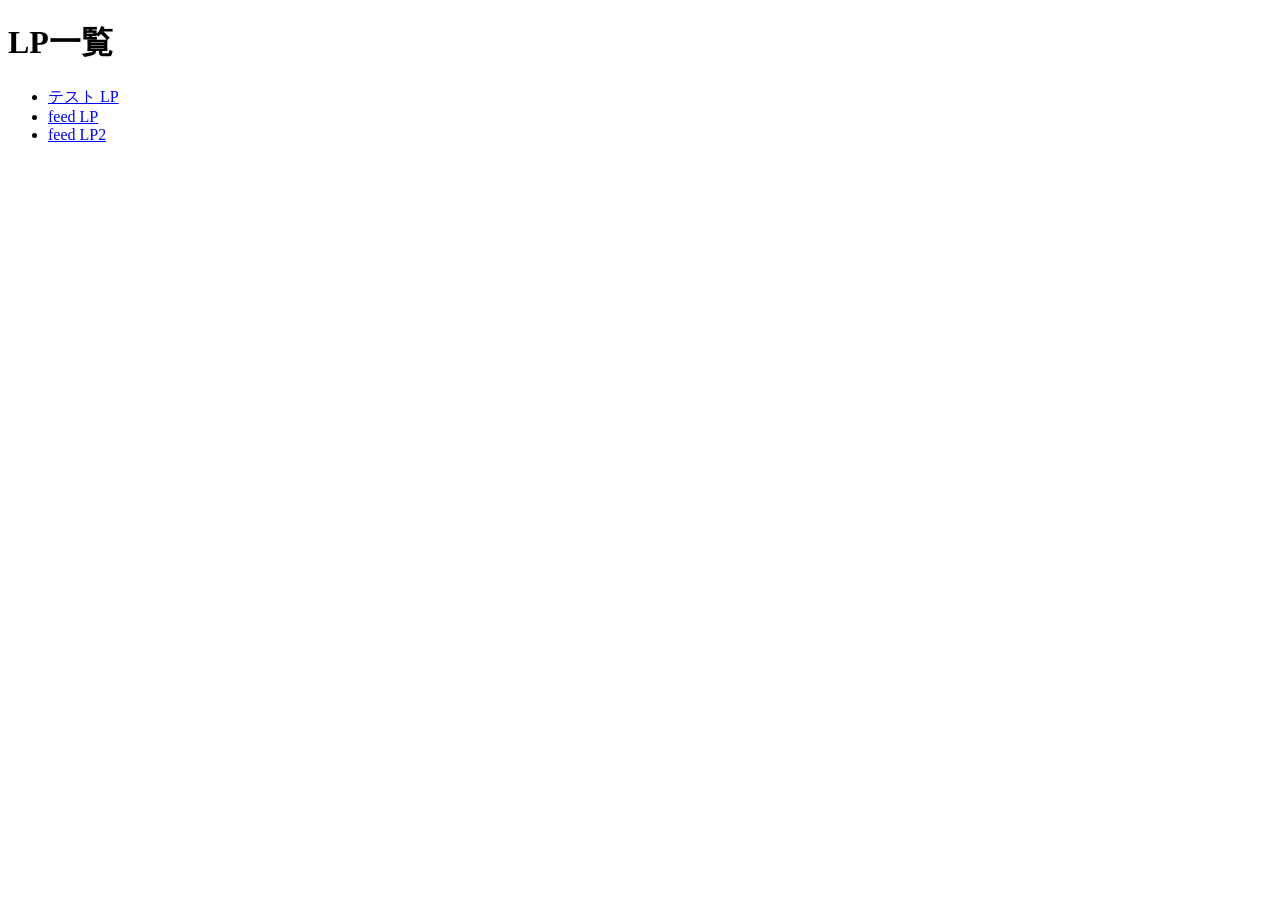
<file: index.html>
<!doctype html>
<html lang="ja">
<head>
  <meta charset="utf-8">
  <title>LP一覧</title>
</head>
<body>
  <h1>LP一覧</h1>
  <ul>
    <li><a href="test/">テスト LP</a></li>
    <li><a href="feed/">feed LP</a></li>
    <li><a href="feed2/">feed LP2</a></li>
  </ul>
</body>
</html>
</file>
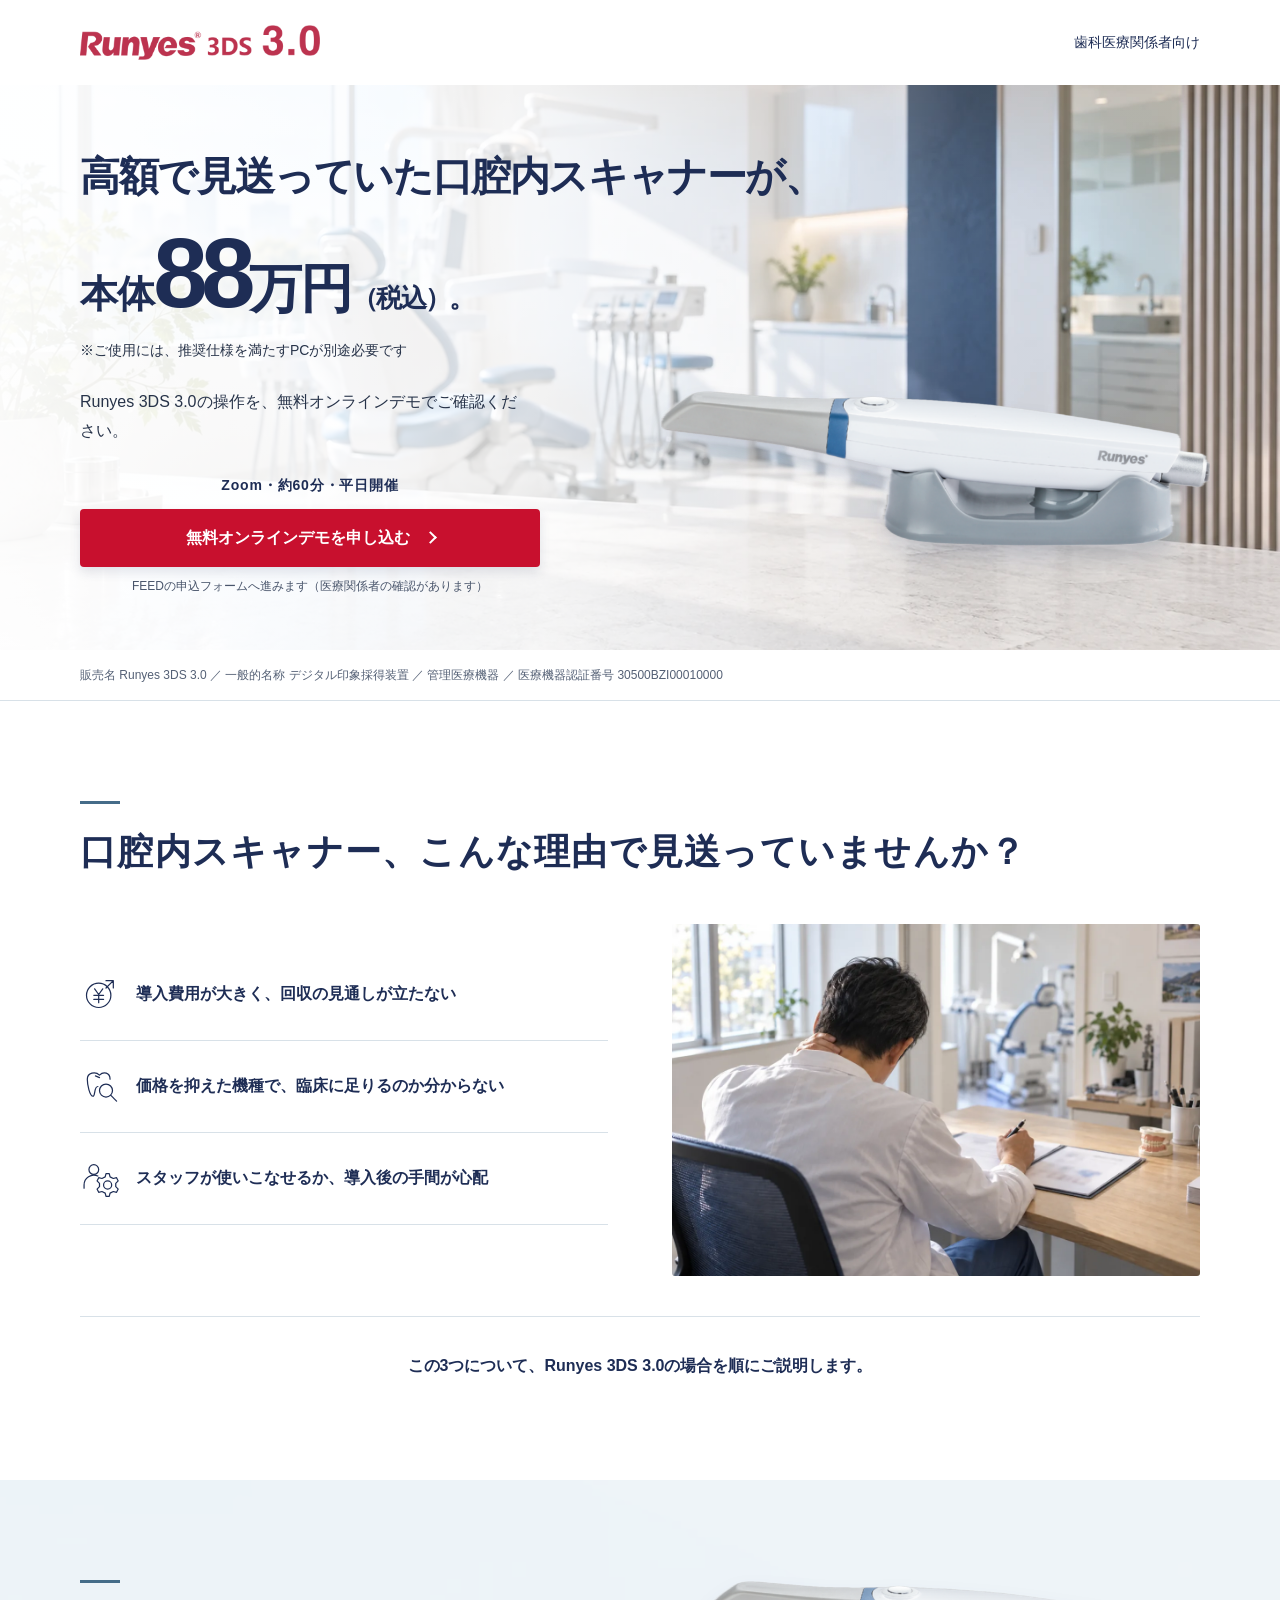
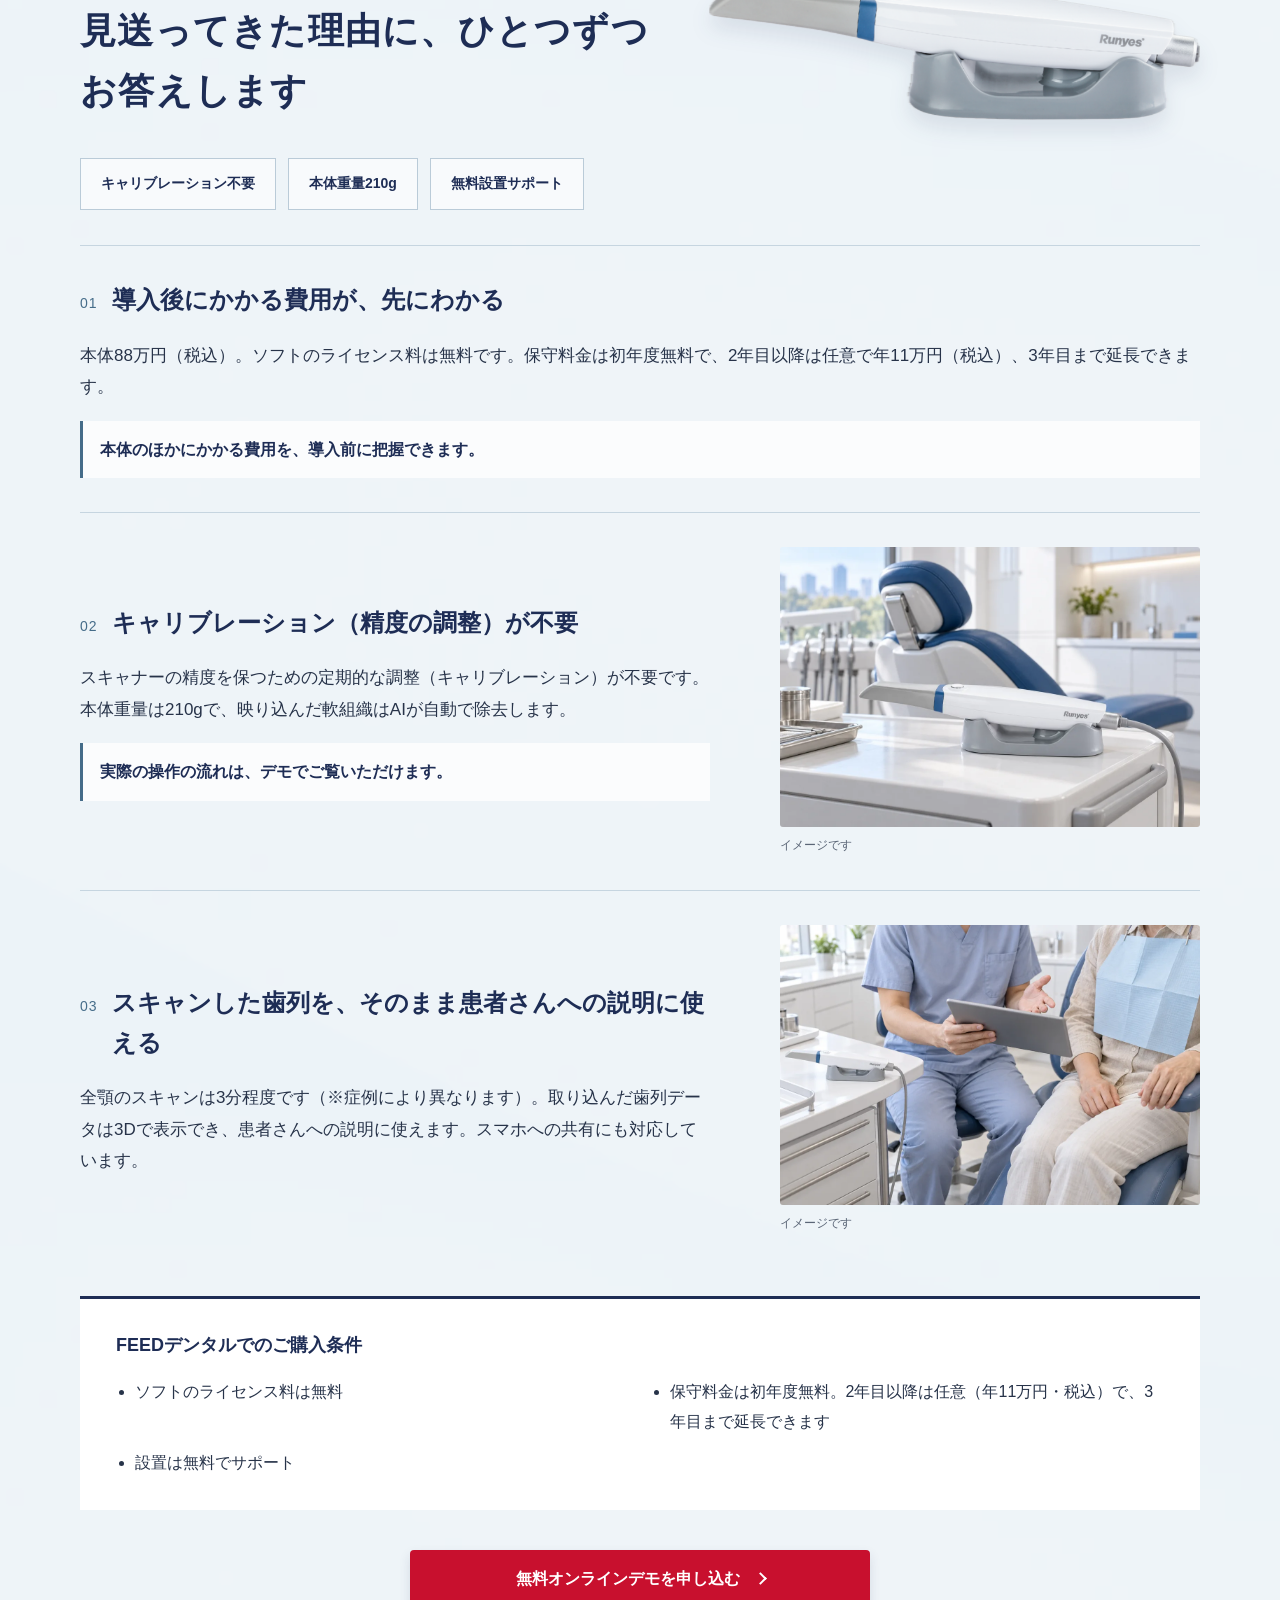
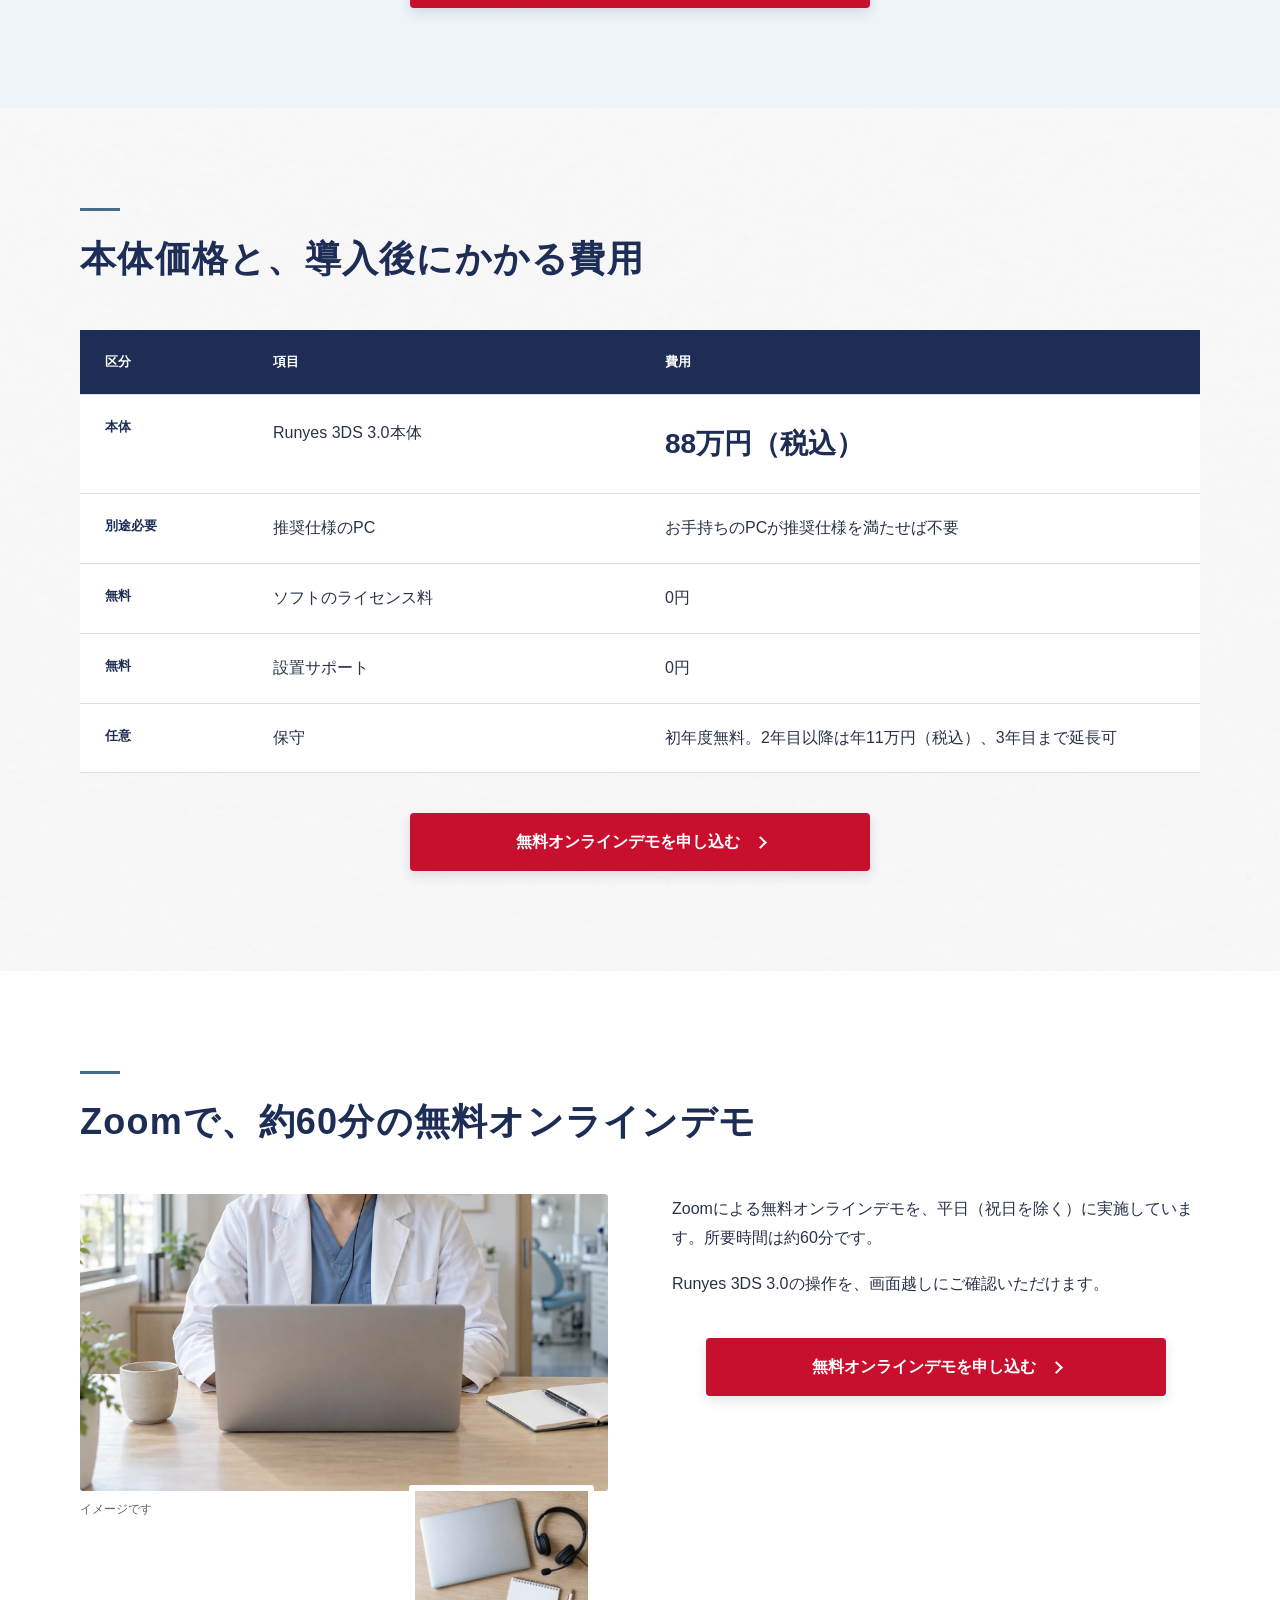
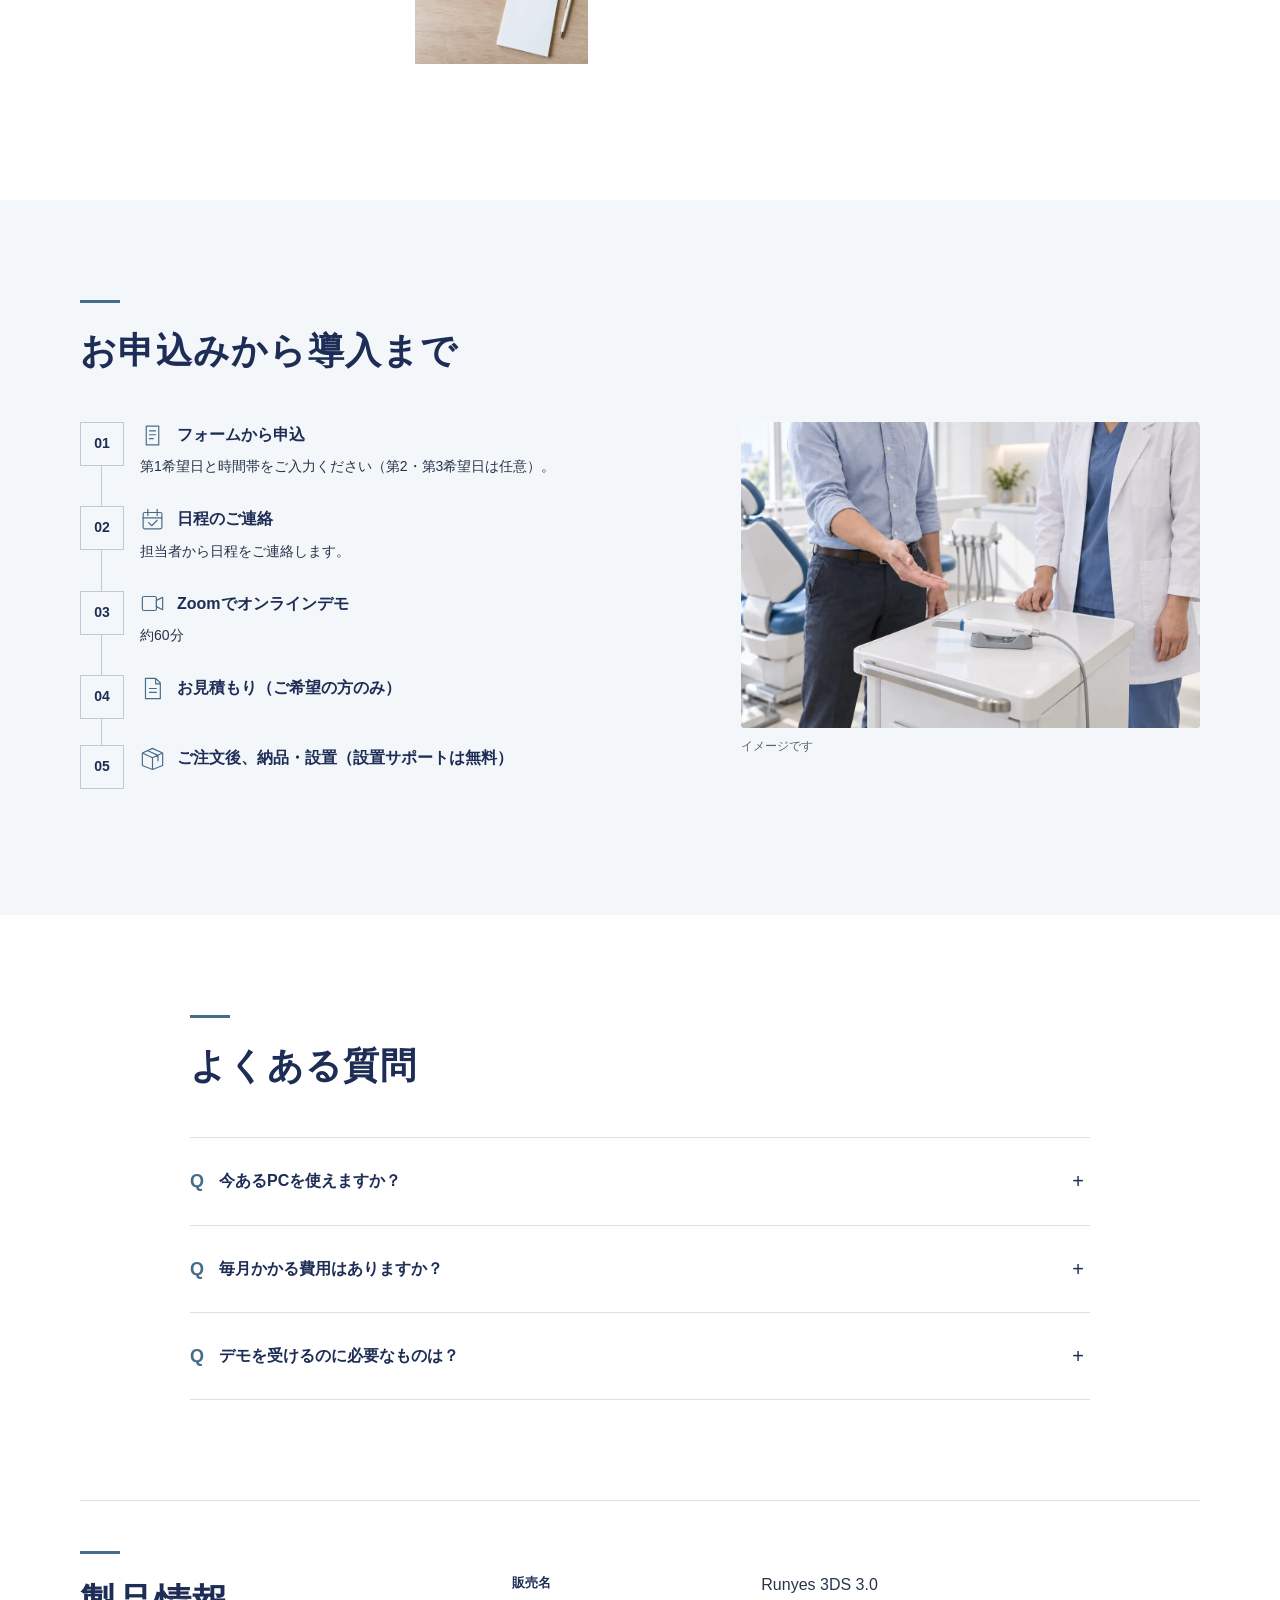
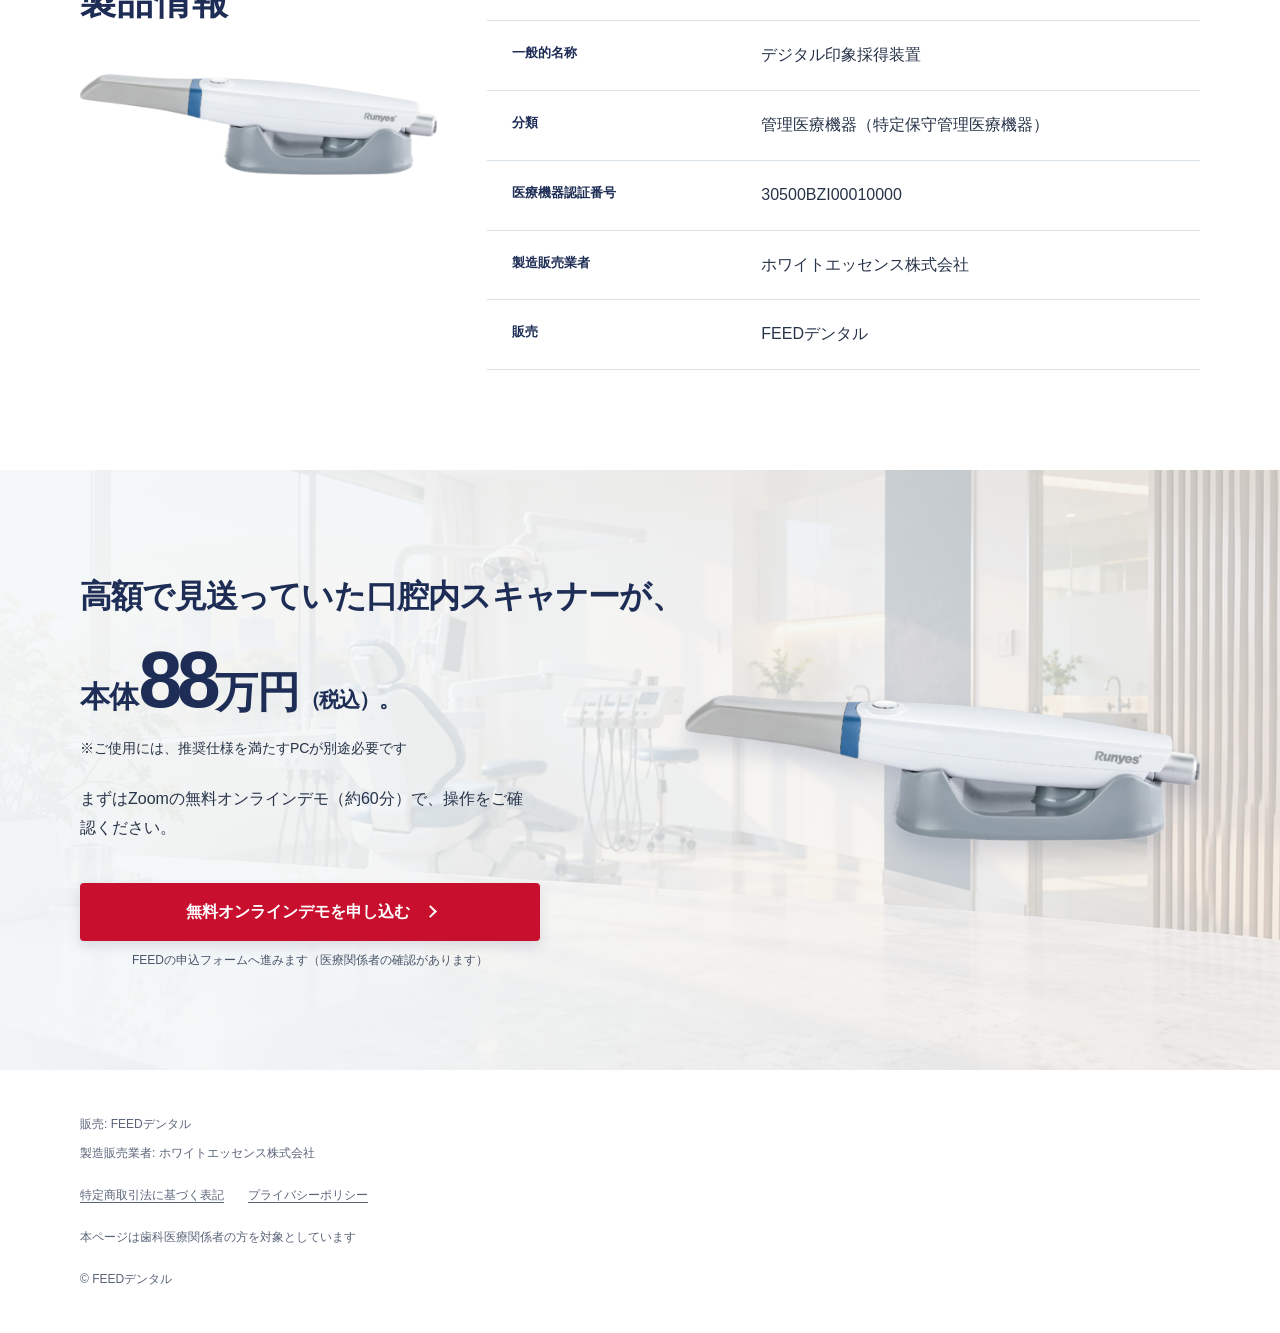
<file: runyes-modeb/index.html>
<!doctype html>
<html lang="ja">
<head>
  <!-- GTM_HEAD -->
  <meta charset="utf-8">
  <meta name="viewport" content="width=device-width, initial-scale=1">
  <title>高額で見送っていた口腔内スキャナーが、本体88万円（税込）。 | Runyes 3DS 3.0</title>
  <meta name="description" content="高額で見送っていた口腔内スキャナーが、本体88万円（税込）。Runyes 3DS 3.0の操作を、無料オンラインデモでご確認ください。Zoom・約60分・平日開催。※ご使用には、推奨仕様を満たすPCが別途必要です">
  <meta property="og:title" content="高額で見送っていた口腔内スキャナーが、本体88万円（税込）。 | Runyes 3DS 3.0">
  <meta property="og:description" content="高額で見送っていた口腔内スキャナーが、本体88万円（税込）。Runyes 3DS 3.0の操作を、無料オンラインデモでご確認ください。Zoom・約60分・平日開催。※ご使用には、推奨仕様を満たすPCが別途必要です">
  <!-- PUBLIC_URL: 公開先確定後、og:url と og:image を絶対 URL に差し替え。OGP 合成はグループ4。 -->
  <meta property="og:image" content="assets/img/og-image.jpg">
  <meta property="og:image:width" content="1200">
  <meta property="og:image:height" content="630">
  <meta property="og:type" content="website">
  <meta property="og:url" content="">
  <!-- favicon: [要確認] ロゴから作るか。確定版構成案に従い今回は未作成。 -->
  <link rel="stylesheet" href="assets/css/style.css">
  <script src="assets/js/main.js" defer></script>
</head>
<body>
  <!-- GTM_BODY -->
  <header id="s00" class="site-header">
    <div class="container header-inner">
      <img class="brand-logo" src="assets/img/logo.png" alt="Runyes® 3DS 3.0" width="364" height="53" loading="lazy" decoding="async">
      <p class="audience">歯科医療関係者向け</p>
    </div>
  </header>
  <main>
    <section id="s01" class="hero" aria-labelledby="hero-title">
      <picture class="hero-background">
        <source media="(min-width: 768px)" srcset="assets/img/fv-bg.webp" width="1600" height="900">
        <img src="assets/img/fv-bg-sp.webp" alt="" width="800" height="1000" loading="eager" fetchpriority="high">
      </picture>
      <div class="container hero-inner">
        <h1 id="hero-title"><span class="catch-first">高額で見送っていた</span><span class="catch-second">口腔内スキャナーが、</span><span class="price-line">本体<span class="price-number">88</span><span class="price-unit">万円</span><span class="price-tax">（税込）。</span></span></h1>
        <p class="price-note">※ご使用には、推奨仕様を満たすPCが別途必要です</p>
        <p class="hero-copy">Runyes 3DS 3.0の操作を、無料オンラインデモでご確認ください。</p>
        <img class="hero-product" src="assets/img/product-01.png" alt="Runyes 3DS 3.0本体" width="848" height="240" loading="eager">
        <div class="cta-block">
          <p class="offer">Zoom・約60分・平日開催</p>
          <a class="cta" data-cta="fv" href="https://dental.feed.jp/entryform/152runyes_ad/">無料オンラインデモを申し込む</a>
          <p class="transition-note">FEEDの申込フォームへ進みます（医療関係者の確認があります）</p>
        </div>
      </div>
      <div class="legal-line"><p class="container"><span>販売名 Runyes 3DS 3.0</span><span>一般的名称 デジタル印象採得装置</span><span>管理医療機器</span><span>医療機器認証番号 30500BZI00010000</span></p></div>
    </section>

    <section id="s02" class="section" aria-labelledby="s02-title">
      <div class="container">
        <h2 id="s02-title" class="section-heading">口腔内スキャナー、こんな理由で見送っていませんか？</h2>
        <div class="two-column">
          <ul class="concerns">
            <li><svg viewBox="0 0 48 48" aria-hidden="true"><circle cx="23" cy="25" r="15"/><path d="M18 17l5 7 5-7m-5 7v10m-6-9h12m-12 5h12M32 7h9v9m0-9-9 9"/></svg><span>導入費用が大きく、回収の見通しが立たない</span></li>
            <li><svg viewBox="0 0 48 48" aria-hidden="true"><path d="M24 10c-5-5-15-3-15 5 0 7 3 21 7 21 3 0 1-12 6-12m2-14c5-5 13-3 13 5M19 11l5 2"/><circle cx="32" cy="29" r="8"/><path d="m38 35 7 7"/></svg><span>価格を抑えた機種で、臨床に足りるのか分からない</span></li>
            <li><svg viewBox="0 0 48 48" aria-hidden="true"><circle cx="17" cy="13" r="6"/><path d="M5 36v-4a12 12 0 0 1 17-11m9 1 1-4h4l1 4 4 2 4-1 2 4-3 3v4l3 3-2 4-4-1-4 2-1 4h-4l-1-4-4-2-4 1-2-4 3-3v-4l-3-3 2-4 4 1z"/><circle cx="34" cy="32" r="5"/></svg><span>スタッフが使いこなせるか、導入後の手間が心配</span></li>
          </ul>
          <figure><div class="photo"><img class="ratio-3-2" src="assets/img/s02-main.webp" alt="院長室で導入資料を前に首に手を当て、考え込む歯科医師の後ろ姿" width="1200" height="800" loading="lazy" decoding="async"></div></figure>
        </div>
        <p class="section-close">この3つについて、Runyes 3DS 3.0の場合を順にご説明します。</p>
      </div>
    </section>

    <section id="s03" class="section answers" aria-labelledby="s03-title">
      <img class="decoration" src="assets/img/s03-bg.webp" alt="" width="1600" height="900" loading="lazy" decoding="async">
      <div class="container">
        <div class="product-intro">
          <h2 id="s03-title" class="section-heading">見送ってきた理由に、ひとつずつお答えします</h2>
          <img class="intro-product" src="assets/img/product-01.png" alt="Runyes 3DS 3.0本体" width="848" height="240" loading="lazy" decoding="async">
        </div>
        <ul class="facts"><li>キャリブレーション不要</li><li>本体重量210g</li><li>無料設置サポート</li></ul>
        <article class="answer answer-cost">
          <div class="answer-title"><span class="item-number" aria-hidden="true">01</span><h3>導入後にかかる費用が、先にわかる</h3></div>
          <div>
            <p class="answer-fact">本体88万円（税込）。ソフトのライセンス料は無料です。保守料金は初年度無料で、2年目以降は任意で年11万円（税込）、3年目まで延長できます。</p>
            <p class="answer-result">本体のほかにかかる費用を、導入前に把握できます。</p>
          </div>
        </article>
        <article class="answer answer-with-image">
          <div>
            <div class="answer-title"><span class="item-number" aria-hidden="true">02</span><h3>キャリブレーション（精度の調整）が不要</h3></div>
            <p class="answer-fact">スキャナーの精度を保つための定期的な調整（キャリブレーション）が不要です。本体重量は210gで、映り込んだ軟組織はAIが自動で除去します。</p>
            <p class="answer-result">実際の操作の流れは、デモでご覧いただけます。</p>
          </div>
          <figure><div class="photo"><img class="ratio-3-2" src="assets/img/s03-sub-1.webp" alt="診療チェアの横のカートで、ケーブルをつないだまま台に置かれた口腔内スキャナー" width="1200" height="800" loading="lazy" decoding="async"></div><figcaption>イメージです</figcaption></figure>
        </article>
        <article class="answer answer-with-image">
          <div>
            <div class="answer-title"><span class="item-number" aria-hidden="true">03</span><h3>スキャンした歯列を、そのまま患者さんへの説明に使える</h3></div>
            <p class="answer-fact">全顎のスキャンは3分程度です（※症例により異なります）。取り込んだ歯列データは3Dで表示でき、患者さんへの説明に使えます。スマホへの共有にも対応しています。</p>
          </div>
          <figure><div class="photo"><img class="ratio-3-2" src="assets/img/s03-sub-2.webp" alt="スキャン後、歯科医師がタブレットを使って診療チェアの患者に説明している様子" width="1200" height="800" loading="lazy" decoding="async"></div><figcaption>イメージです</figcaption></figure>
        </article>
        <div class="purchase-terms">
          <h3>FEEDデンタルでのご購入条件</h3>
          <ul><li>ソフトのライセンス料は無料</li><li>保守料金は初年度無料。2年目以降は任意（年11万円・税込）で、3年目まで延長できます</li><li>設置は無料でサポート</li></ul>
        </div>
        <div class="cta-block"><a class="cta" data-cta="s03" href="https://dental.feed.jp/entryform/152runyes_ad/">無料オンラインデモを申し込む</a></div>
      </div>
    </section>

    <section id="s04" class="section costs" aria-labelledby="s04-title">
      <img class="decoration" src="assets/img/s04-bg.webp" alt="" width="1600" height="900" loading="lazy" decoding="async">
      <div class="container">
        <h2 id="s04-title" class="section-heading">本体価格と、導入後にかかる費用</h2>
        <table class="cost-table" aria-labelledby="s04-title">
          <thead><tr><th scope="col">区分</th><th scope="col">項目</th><th scope="col">費用</th></tr></thead>
          <tbody>
            <tr class="main-cost"><th scope="row">本体</th><td>Runyes 3DS 3.0本体</td><td><strong class="table-price">88万円（税込）</strong></td></tr>
            <tr><th scope="row">別途必要</th><td>推奨仕様のPC</td><td>お手持ちのPCが推奨仕様を満たせば不要</td></tr>
            <tr><th scope="row">無料</th><td>ソフトのライセンス料</td><td>0円</td></tr>
            <tr><th scope="row">無料</th><td>設置サポート</td><td>0円</td></tr>
            <tr><th scope="row">任意</th><td>保守</td><td>初年度無料。2年目以降は年11万円（税込）、3年目まで延長可</td></tr>
          </tbody>
        </table>
        <div class="cta-block"><a class="cta" data-cta="s04" href="https://dental.feed.jp/entryform/152runyes_ad/">無料オンラインデモを申し込む</a></div>
      </div>
    </section>

    <section id="s05" class="section" aria-labelledby="s05-title">
      <div class="container">
        <h2 id="s05-title" class="section-heading">Zoomで、約60分の無料オンラインデモ</h2>
        <div class="two-column demo-layout">
          <div class="demo-media">
            <figure><div class="photo"><img class="ratio-16-9" src="assets/img/s05-main.webp" alt="院長室のデスクで、イヤホンを付けてノートPCのオンラインデモを聞く歯科医師" width="1600" height="900" loading="lazy" decoding="async"></div><figcaption>イメージです</figcaption></figure>
            <div class="photo demo-sub"><img class="ratio-square" src="assets/img/s05-sub.webp" alt="閉じたノートPC、ヘッドセット、白紙のメモ帳とペン" width="800" height="800" loading="lazy" decoding="async"></div>
          </div>
          <div class="demo-copy">
            <p>Zoomによる無料オンラインデモを、平日（祝日を除く）に実施しています。所要時間は約60分です。</p>
            <p>Runyes 3DS 3.0の操作を、画面越しにご確認いただけます。</p>
            <div class="cta-block"><a class="cta" data-cta="s05" href="https://dental.feed.jp/entryform/152runyes_ad/">無料オンラインデモを申し込む</a></div>
          </div>
        </div>
      </div>
    </section>

    <section id="s06" class="section flow" aria-labelledby="s06-title">
      <div class="container">
        <h2 id="s06-title" class="section-heading">お申込みから導入まで</h2>
        <div class="two-column flow-layout">
          <ol class="steps">
            <li><div class="step-body"><div class="step-heading"><svg viewBox="0 0 32 32" aria-hidden="true"><path d="M8 4h16v24H8zM12 10h8m-8 5h8m-8 5h5"/></svg><h3>フォームから申込</h3></div><p>第1希望日と時間帯をご入力ください（第2・第3希望日は任意）。</p></div></li>
            <li><div class="step-body"><div class="step-heading"><svg viewBox="0 0 32 32" aria-hidden="true"><rect x="4" y="7" width="24" height="21" rx="2"/><path d="M10 3v8m12-8v8M4 14h24m-17 6 4 4 7-7"/></svg><h3>日程のご連絡</h3></div><p>担当者から日程をご連絡します。</p></div></li>
            <li><div class="step-body"><div class="step-heading"><svg viewBox="0 0 32 32" aria-hidden="true"><rect x="3" y="7" width="18" height="18" rx="2"/><path d="m21 12 8-4v16l-8-4z"/></svg><h3>Zoomでオンラインデモ</h3></div><p>約60分</p></div></li>
            <li><div class="step-body"><div class="step-heading"><svg viewBox="0 0 32 32" aria-hidden="true"><path d="M7 3h13l6 6v20H7zM20 3v7h6M12 16h9m-9 5h9"/></svg><h3>お見積もり（ご希望の方のみ）</h3></div></div></li>
            <li><div class="step-body"><div class="step-heading"><svg viewBox="0 0 32 32" aria-hidden="true"><path d="m3 9 13-6 13 6v16l-13 5-13-5zM3 9l13 6 13-6M16 15v15M10 6l13 6v7"/></svg><h3>ご注文後、納品・設置（設置サポートは無料）</h3></div></div></li>
          </ol>
          <figure><div class="photo"><img class="ratio-3-2" src="assets/img/s06-main.webp" alt="導入初日、担当者が設置した口腔内スキャナーを院長に案内している様子" width="1200" height="800" loading="lazy" decoding="async"></div><figcaption>イメージです</figcaption></figure>
        </div>
        <!-- 購入義務なしの一文: FEED に確認が取れたら「デモのお申込みで購入の義務は生じません」を flow-note として戻す -->
      </div>
    </section>

    <section id="s07" class="section" aria-labelledby="s07-title">
      <div class="container faq-wrap">
        <h2 id="s07-title" class="section-heading">よくある質問</h2>
        <div class="faq-list">
          <details><summary>今あるPCを使えますか？</summary><div class="faq-answer"><p>推奨仕様を満たしていればお使いいただけます。推奨仕様は担当からご案内します。</p></div></details>
          <details><summary>毎月かかる費用はありますか？</summary><div class="faq-answer"><p>ソフトのライセンス料は無料です。保守は初年度無料、2年目以降は任意で年11万円（税込）、3年目まで延長できます。</p></div></details>
          <!-- FAQ「導入時の操作説明や、導入後の相談窓口はありますか？」: 実施主体・方法・窓口が確認できたら追加 -->
          <!-- [要確認] 技工所へのデータ受け渡し (出力形式・受け渡し方法)。構成案の条件に従い、確認前はこの質問を非掲載。 -->
          <details><summary>デモを受けるのに必要なものは？</summary><div class="faq-answer"><p>Zoomを利用できる環境をご用意ください。所要時間は約60分です。</p></div></details>
          <!-- FAQ「デモを受けたら購入しないといけませんか？」: 購入義務が無いことを FEED に確認できたら追加 -->
        </div>
      </div>
    </section>

    <section id="s08" class="section specs" aria-labelledby="s08-title">
      <div class="container specs-inner specs-layout">
        <div><h2 id="s08-title" class="section-heading">製品情報</h2><img class="spec-product" src="assets/img/product-01.png" alt="Runyes 3DS 3.0本体" width="848" height="240" loading="lazy" decoding="async"></div>
        <table class="spec-table" aria-labelledby="s08-title"><tbody>
          <tr><th scope="row">販売名</th><td>Runyes 3DS 3.0</td></tr>
          <tr><th scope="row">一般的名称</th><td>デジタル印象採得装置</td></tr>
          <tr><th scope="row">分類</th><td>管理医療機器（特定保守管理医療機器）</td></tr>
          <tr><th scope="row">医療機器認証番号</th><td>30500BZI00010000</td></tr>
          <tr><th scope="row">製造販売業者</th><td>ホワイトエッセンス株式会社</td></tr>
          <tr><th scope="row">販売</th><td>FEEDデンタル</td></tr>
        </tbody></table>
      </div>
    </section>

    <section id="s99" class="section final" aria-labelledby="final-title">
      <img class="decoration" src="assets/img/final-bg.webp" alt="" width="1600" height="900" loading="lazy" decoding="async">
      <div class="container final-inner">
        <h2 id="final-title">高額で見送っていた口腔内スキャナーが、<span class="price-line">本体<span class="price-number">88</span><span class="price-unit">万円</span><span class="price-tax">（税込）。</span></span></h2>
        <p class="price-note">※ご使用には、推奨仕様を満たすPCが別途必要です</p>
        <img class="final-product" src="assets/img/product-01.png" alt="Runyes 3DS 3.0本体" width="848" height="240" loading="lazy" decoding="async">
        <p class="final-offer">まずはZoomの無料オンラインデモ（約60分）で、操作をご確認ください。</p>
        <div class="cta-block"><a class="cta" data-cta="final" href="https://dental.feed.jp/entryform/152runyes_ad/">無料オンラインデモを申し込む</a><p class="transition-note">FEEDの申込フォームへ進みます（医療関係者の確認があります）</p></div>
      </div>
    </section>
  </main>

  <footer id="footer" class="site-footer">
    <div class="container">
      <p>販売: FEEDデンタル</p><!-- PRE_PUBLISH: 会社名・所在地を追記 -->
      <p>製造販売業者: ホワイトエッセンス株式会社</p>
      <div class="footer-links"><a href="#">特定商取引法に基づく表記</a><a href="#">プライバシーポリシー</a><!-- PRE_PUBLISH: 2 つのリンク先 URL を差し替え --></div>
      <p>本ページは歯科医療関係者の方を対象としています</p>
      <p class="copyright">© FEEDデンタル</p>
    </div>
  </footer>
  <div class="cta-sticky">
    <a class="cta" data-cta="sticky" href="https://dental.feed.jp/entryform/152runyes_ad/">無料デモ申込</a>
    <!-- 電話窓口の有無と番号 [要確認]。確定後に電話ボタンを併設。 -->
  </div>
</body>
</html>
</file>
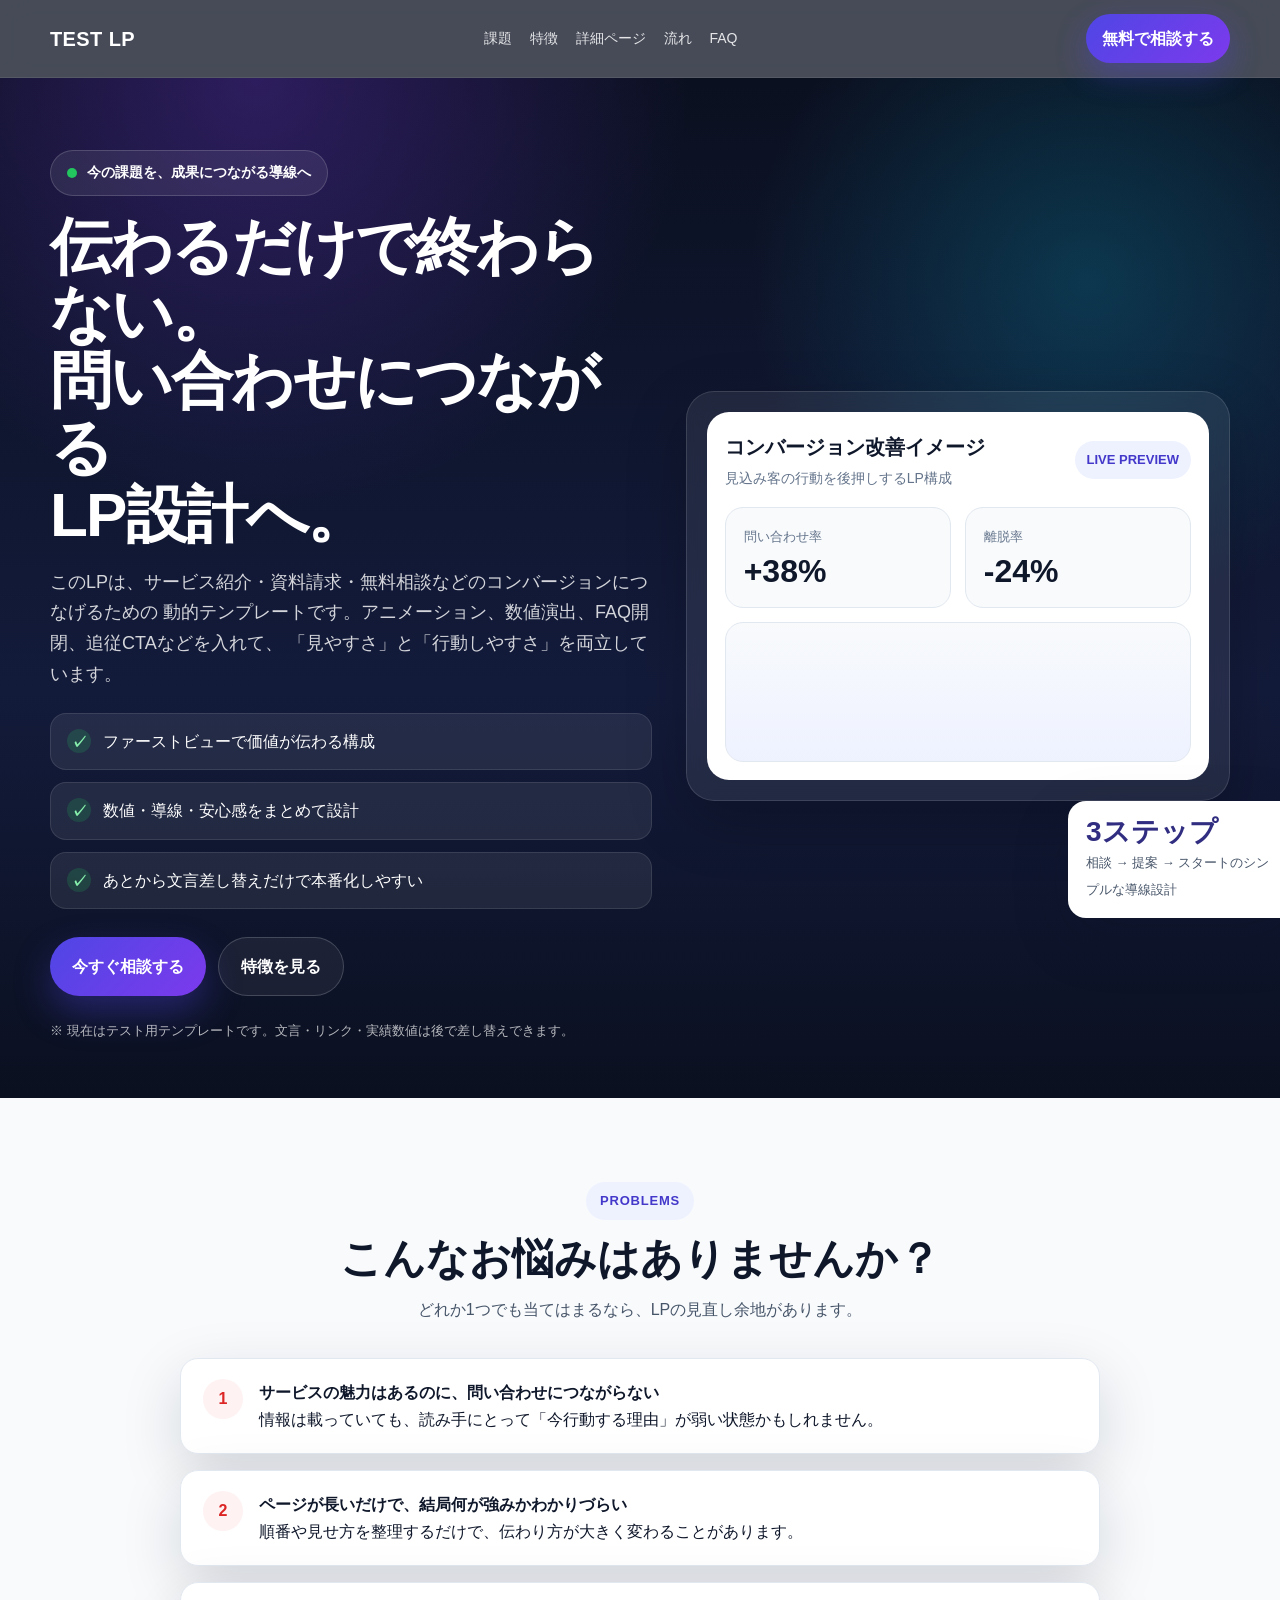
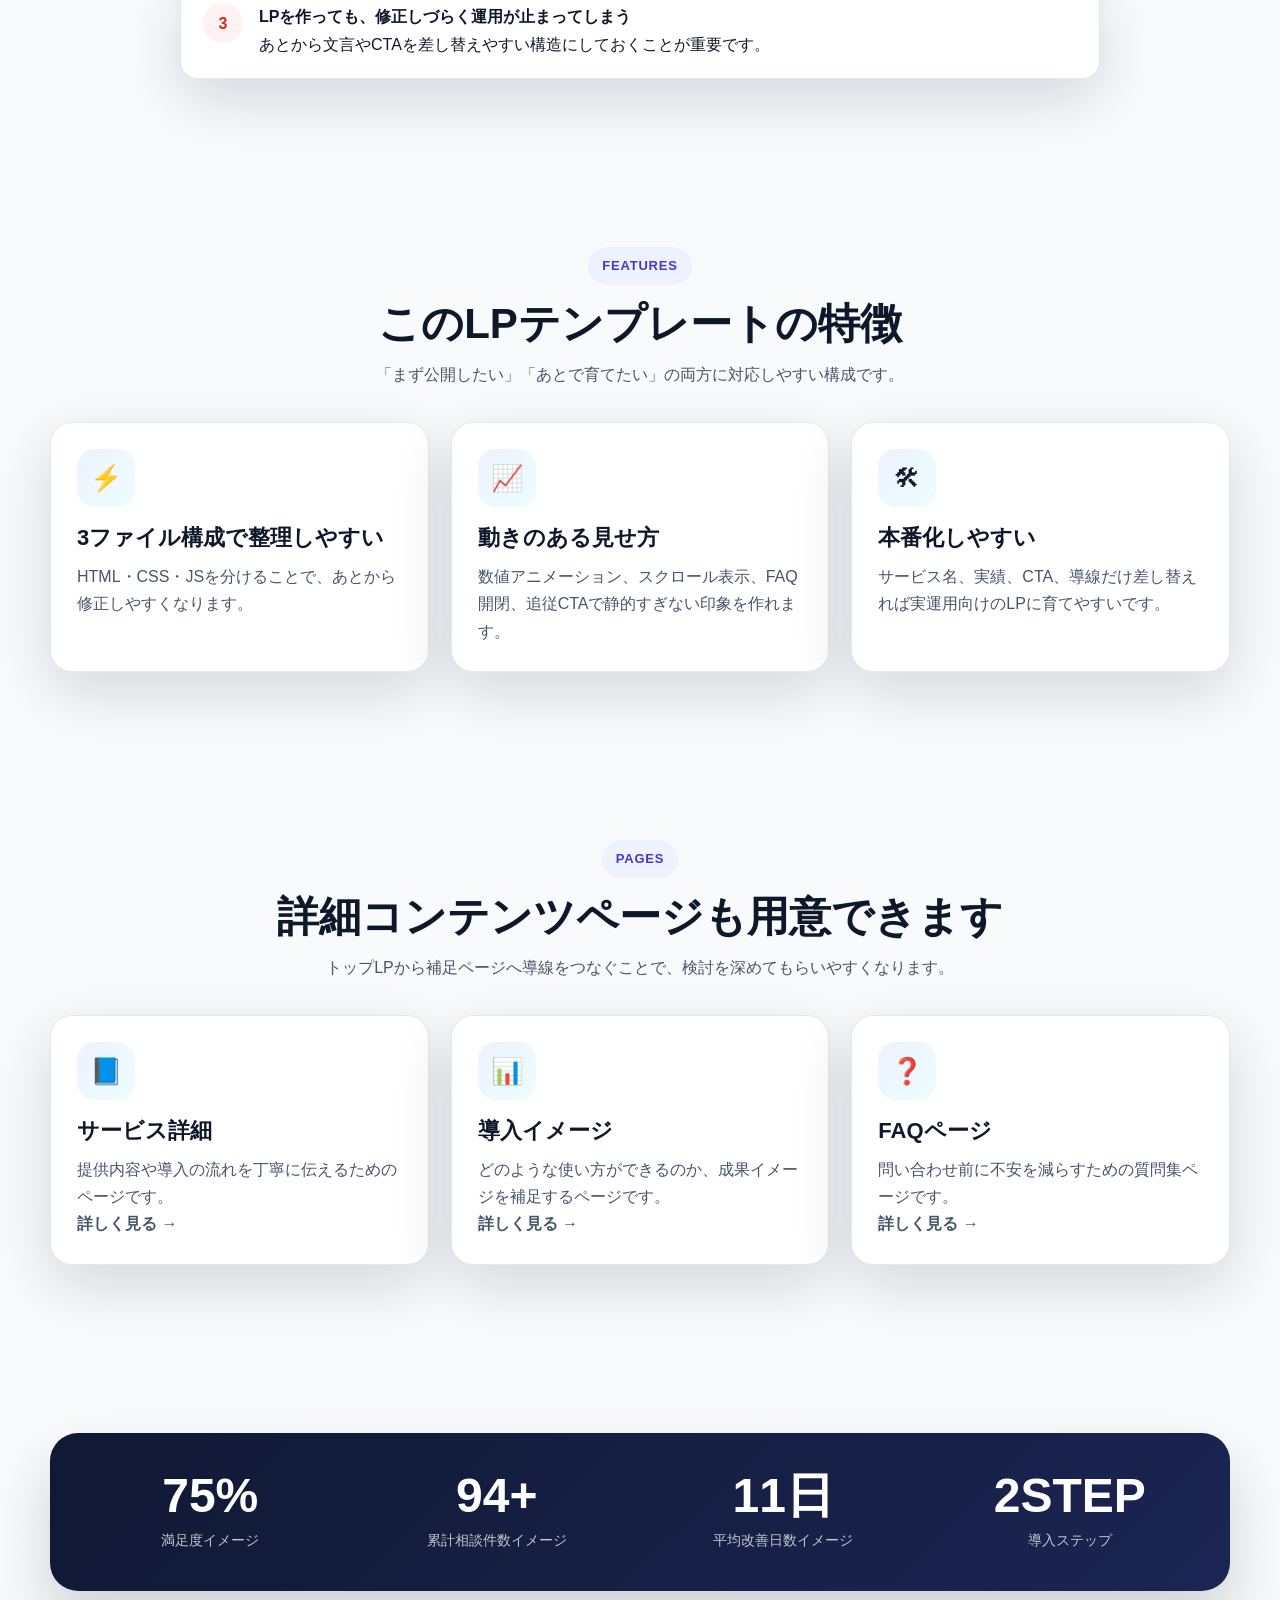
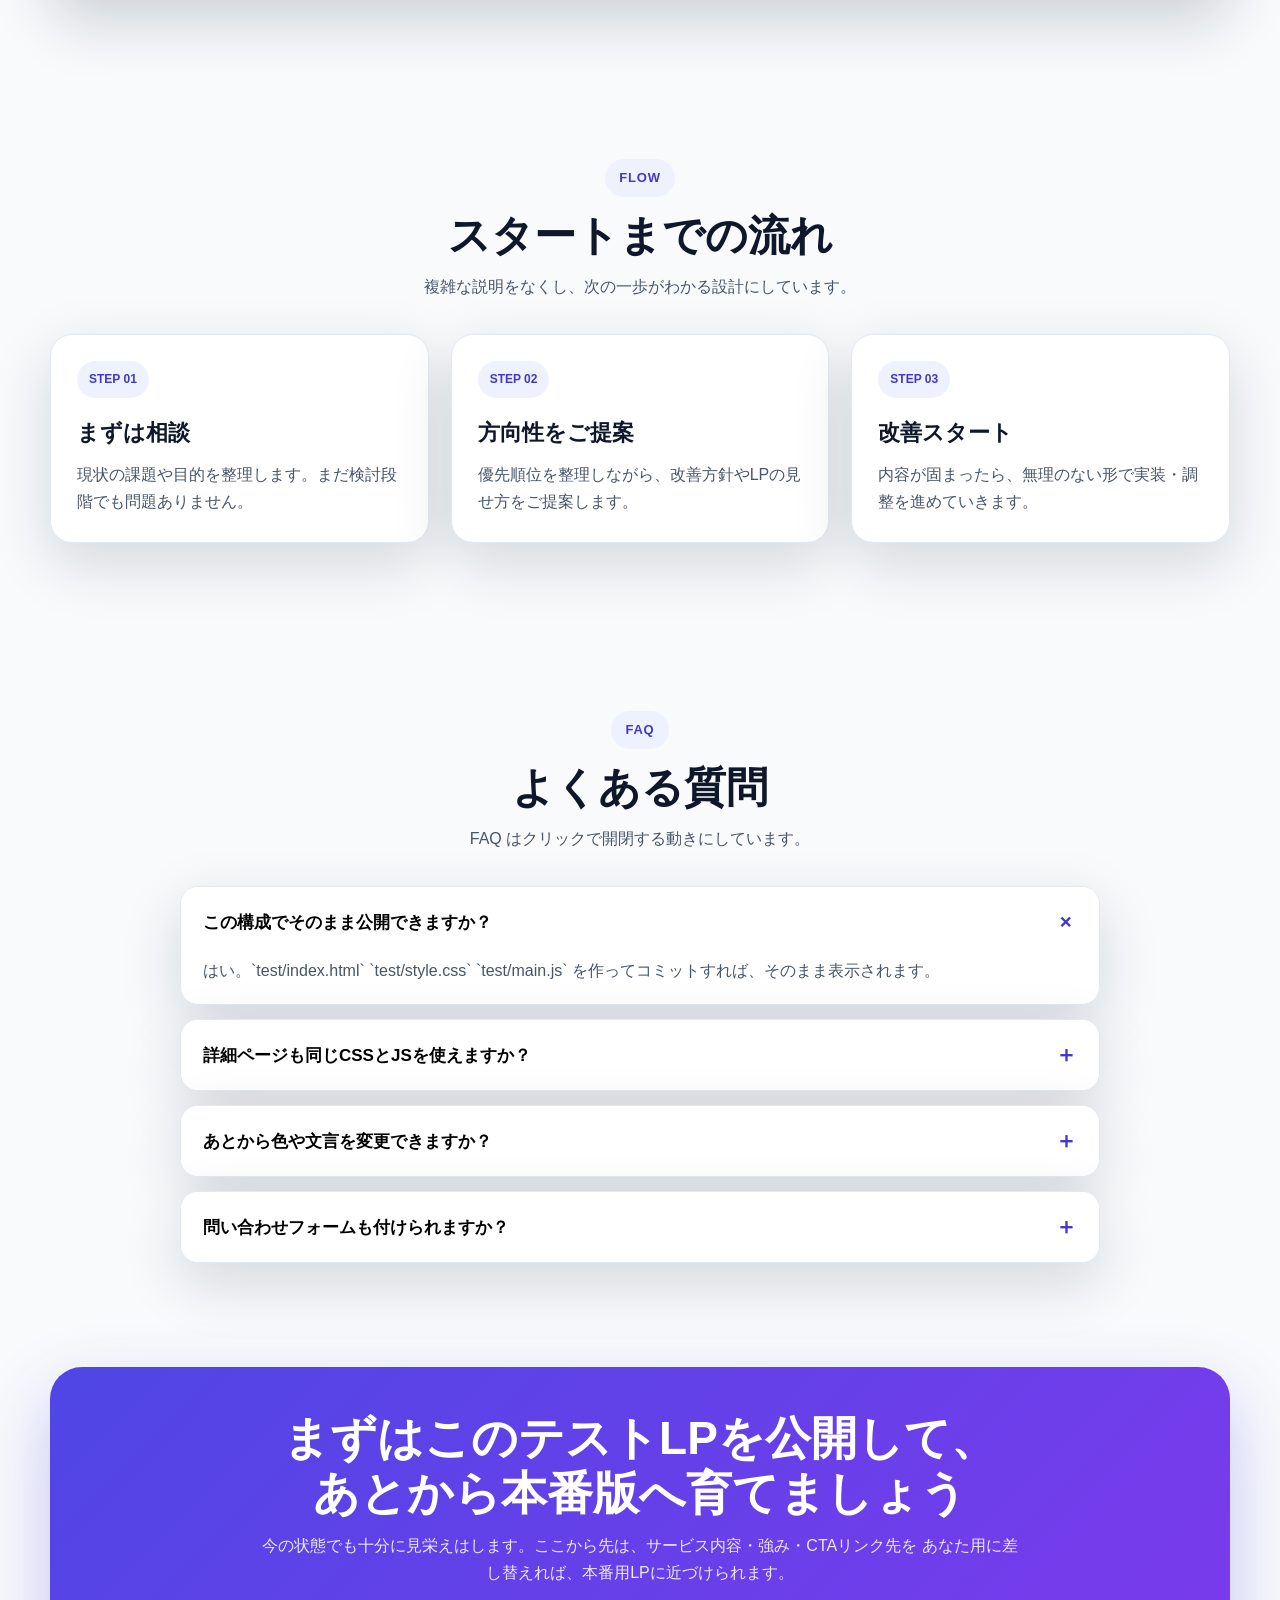
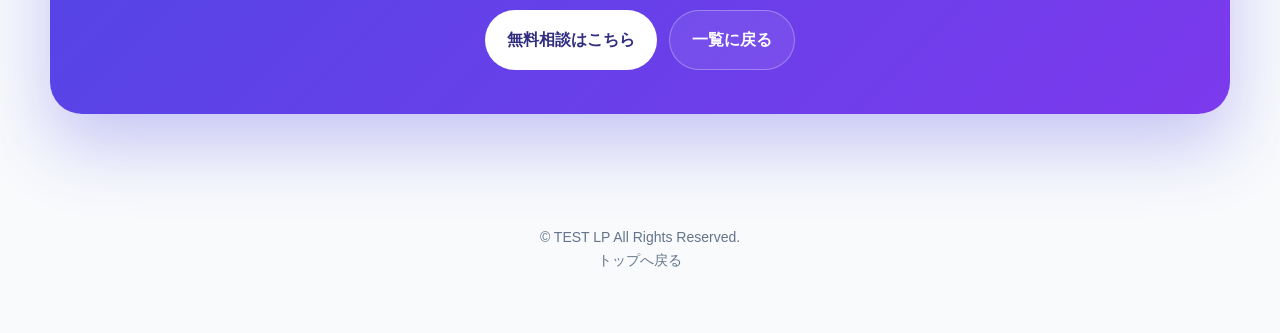
<file: test/index.html>
<!doctype html>
<html lang="ja">
<head>
  <meta charset="utf-8">
  <meta name="viewport" content="width=device-width, initial-scale=1">
  <title>テストLP｜成果につながる導線設計</title>
  <meta name="description" content="成果につながる導線設計を、わかりやすく・始めやすく。相談から改善まで一気通貫でサポートするLPテンプレートです。">
  <link rel="stylesheet" href="style.css">
  <script src="main.js" defer></script>
</head>
<body>
  <div class="bg-orb"></div>
  <div class="bg-orb orb2"></div>

  <header class="header">
    <div class="wrap header-inner">
      <div class="logo"><a href="index.html">TEST LP</a></div>
      <nav class="nav">
        <a href="#problems">課題</a>
        <a href="#features">特徴</a>
        <a href="#pages">詳細ページ</a>
        <a href="#flow">流れ</a>
        <a href="#faq">FAQ</a>
      </nav>
      <a class="cta-mini" href="#contact">無料で相談する</a>
    </div>
  </header>

  <main>
    <section class="hero">
      <div class="wrap hero-grid">
        <div>
          <div class="hero-badge">
            <span class="pulse-dot"></span>
            今の課題を、成果につながる導線へ
          </div>

          <h1>
            伝わるだけで終わらない。<br>
            <span id="rotating-text">問い合わせにつながる</span><br>
            LP設計へ。
          </h1>

          <p class="lead">
            このLPは、サービス紹介・資料請求・無料相談などのコンバージョンにつなげるための
            動的テンプレートです。アニメーション、数値演出、FAQ開閉、追従CTAなどを入れて、
            「見やすさ」と「行動しやすさ」を両立しています。
          </p>

          <ul class="hero-points">
            <li><span class="check">✓</span><span>ファーストビューで価値が伝わる構成</span></li>
            <li><span class="check">✓</span><span>数値・導線・安心感をまとめて設計</span></li>
            <li><span class="check">✓</span><span>あとから文言差し替えだけで本番化しやすい</span></li>
          </ul>

          <div class="hero-actions">
            <a class="btn btn-primary" href="#contact">今すぐ相談する</a>
            <a class="btn btn-secondary" href="#features">特徴を見る</a>
          </div>

          <div class="hero-note">
            ※ 現在はテスト用テンプレートです。文言・リンク・実績数値は後で差し替えできます。
          </div>
        </div>

        <div class="hero-visual">
          <div class="glass">
            <div class="dashboard">
              <div class="dash-top">
                <div>
                  <strong class="dash-title">コンバージョン改善イメージ</strong>
                  <span class="dash-sub">見込み客の行動を後押しするLP構成</span>
                </div>
                <div class="dash-chip">LIVE PREVIEW</div>
              </div>

              <div class="dash-grid">
                <div class="metric">
                  <div class="label">問い合わせ率</div>
                  <div class="value">+38%</div>
                </div>
                <div class="metric">
                  <div class="label">離脱率</div>
                  <div class="value">-24%</div>
                </div>
              </div>

              <div class="chart">
                <div class="bar"></div>
                <div class="bar"></div>
                <div class="bar"></div>
                <div class="bar"></div>
                <div class="bar"></div>
              </div>
            </div>
          </div>

          <div class="floating-card">
            <strong>3ステップ</strong>
            <span>相談 → 提案 → スタートのシンプルな導線設計</span>
          </div>
        </div>
      </div>
    </section>

    <section class="reveal" id="problems">
      <div class="wrap">
        <div class="section-head">
          <div class="mini">Problems</div>
          <h2>こんなお悩みはありませんか？</h2>
          <p>どれか1つでも当てはまるなら、LPの見直し余地があります。</p>
        </div>

        <div class="problems">
          <div class="problem">
            <div class="problem-no">1</div>
            <div>
              <strong>サービスの魅力はあるのに、問い合わせにつながらない</strong><br>
              情報は載っていても、読み手にとって「今行動する理由」が弱い状態かもしれません。
            </div>
          </div>

          <div class="problem">
            <div class="problem-no">2</div>
            <div>
              <strong>ページが長いだけで、結局何が強みかわかりづらい</strong><br>
              順番や見せ方を整理するだけで、伝わり方が大きく変わることがあります。
            </div>
          </div>

          <div class="problem">
            <div class="problem-no">3</div>
            <div>
              <strong>LPを作っても、修正しづらく運用が止まってしまう</strong><br>
              あとから文言やCTAを差し替えやすい構造にしておくことが重要です。
            </div>
          </div>
        </div>
      </div>
    </section>

    <section class="reveal" id="features">
      <div class="wrap">
        <div class="section-head">
          <div class="mini">Features</div>
          <h2>このLPテンプレートの特徴</h2>
          <p>「まず公開したい」「あとで育てたい」の両方に対応しやすい構成です。</p>
        </div>

        <div class="grid-3">
          <div class="card">
            <div class="card-icon">⚡</div>
            <h3>3ファイル構成で整理しやすい</h3>
            <p>HTML・CSS・JSを分けることで、あとから修正しやすくなります。</p>
          </div>

          <div class="card">
            <div class="card-icon">📈</div>
            <h3>動きのある見せ方</h3>
            <p>数値アニメーション、スクロール表示、FAQ開閉、追従CTAで静的すぎない印象を作れます。</p>
          </div>

          <div class="card">
            <div class="card-icon">🛠</div>
            <h3>本番化しやすい</h3>
            <p>サービス名、実績、CTA、導線だけ差し替えれば実運用向けのLPに育てやすいです。</p>
          </div>
        </div>
      </div>
    </section>

    <section class="reveal" id="pages">
      <div class="wrap">
        <div class="section-head">
          <div class="mini">Pages</div>
          <h2>詳細コンテンツページも用意できます</h2>
          <p>トップLPから補足ページへ導線をつなぐことで、検討を深めてもらいやすくなります。</p>
        </div>

        <div class="grid-3">
          <div class="card">
            <div class="card-icon">📘</div>
            <h3>サービス詳細</h3>
            <p>提供内容や導入の流れを丁寧に伝えるためのページです。</p>
            <p><a href="service.html"><strong>詳しく見る →</strong></a></p>
          </div>

          <div class="card">
            <div class="card-icon">📊</div>
            <h3>導入イメージ</h3>
            <p>どのような使い方ができるのか、成果イメージを補足するページです。</p>
            <p><a href="cases.html"><strong>詳しく見る →</strong></a></p>
          </div>

          <div class="card">
            <div class="card-icon">❓</div>
            <h3>FAQページ</h3>
            <p>問い合わせ前に不安を減らすための質問集ページです。</p>
            <p><a href="faq.html"><strong>詳しく見る →</strong></a></p>
          </div>
        </div>
      </div>
    </section>

    <section class="reveal">
      <div class="wrap">
        <div class="stats-band">
          <div class="stat">
            <span class="num counter" data-target="95" data-suffix="%">0</span>
            <div class="cap">満足度イメージ</div>
          </div>
          <div class="stat">
            <span class="num counter" data-target="120" data-suffix="+">0</span>
            <div class="cap">累計相談件数イメージ</div>
          </div>
          <div class="stat">
            <span class="num counter" data-target="14" data-suffix="日">0</span>
            <div class="cap">平均改善日数イメージ</div>
          </div>
          <div class="stat">
            <span class="num counter" data-target="3" data-suffix="STEP">0</span>
            <div class="cap">導入ステップ</div>
          </div>
        </div>
      </div>
    </section>

    <section class="reveal" id="flow">
      <div class="wrap">
        <div class="section-head">
          <div class="mini">Flow</div>
          <h2>スタートまでの流れ</h2>
          <p>複雑な説明をなくし、次の一歩がわかる設計にしています。</p>
        </div>

        <div class="steps">
          <div class="step">
            <div class="step-no">STEP 01</div>
            <h3>まずは相談</h3>
            <p>現状の課題や目的を整理します。まだ検討段階でも問題ありません。</p>
          </div>

          <div class="step">
            <div class="step-no">STEP 02</div>
            <h3>方向性をご提案</h3>
            <p>優先順位を整理しながら、改善方針やLPの見せ方をご提案します。</p>
          </div>

          <div class="step">
            <div class="step-no">STEP 03</div>
            <h3>改善スタート</h3>
            <p>内容が固まったら、無理のない形で実装・調整を進めていきます。</p>
          </div>
        </div>
      </div>
    </section>

    <section class="reveal" id="faq">
      <div class="wrap">
        <div class="section-head">
          <div class="mini">FAQ</div>
          <h2>よくある質問</h2>
          <p>FAQ はクリックで開閉する動きにしています。</p>
        </div>

        <div class="faq">
          <div class="faq-item open">
            <button class="faq-q" type="button">
              <span>この構成でそのまま公開できますか？</span>
              <span class="faq-mark">＋</span>
            </button>
            <div class="faq-a">
              <div class="faq-a-inner">
                はい。`test/index.html` `test/style.css` `test/main.js` を作ってコミットすれば、そのまま表示されます。
              </div>
            </div>
          </div>

          <div class="faq-item">
            <button class="faq-q" type="button">
              <span>詳細ページも同じCSSとJSを使えますか？</span>
              <span class="faq-mark">＋</span>
            </button>
            <div class="faq-a">
              <div class="faq-a-inner">
                はい。`service.html` `cases.html` `faq.html` なども、同じ `style.css` と `main.js` を読み込めばOKです。
              </div>
            </div>
          </div>

          <div class="faq-item">
            <button class="faq-q" type="button">
              <span>あとから色や文言を変更できますか？</span>
              <span class="faq-mark">＋</span>
            </button>
            <div class="faq-a">
              <div class="faq-a-inner">
                できます。見た目は主に `style.css`、動きは `main.js`、文章は `index.html` を修正します。
              </div>
            </div>
          </div>

          <div class="faq-item">
            <button class="faq-q" type="button">
              <span>問い合わせフォームも付けられますか？</span>
              <span class="faq-mark">＋</span>
            </button>
            <div class="faq-a">
              <div class="faq-a-inner">
                はい。CTAボタンのリンク先をフォームURLやLINE URLに差し替えれば対応できます。
              </div>
            </div>
          </div>
        </div>
      </div>
    </section>

    <section class="cta reveal" id="contact">
      <div class="wrap">
        <div class="cta-box">
          <h2>まずはこのテストLPを公開して、<br>あとから本番版へ育てましょう</h2>
          <p>
            今の状態でも十分に見栄えはします。ここから先は、サービス内容・強み・CTAリンク先を
            あなた用に差し替えれば、本番用LPに近づけられます。
          </p>

          <div class="cta-actions">
            <a class="btn btn-primary" href="#">無料相談はこちら</a>
            <a class="btn btn-secondary" href="../">一覧に戻る</a>
          </div>
        </div>
      </div>
    </section>
  </main>

  <footer class="footer">
    <div class="wrap">
      <div>© TEST LP All Rights Reserved.</div>
      <div><a href="../">トップへ戻る</a></div>
    </div>
  </footer>

  <div class="floating-cta" id="floatingCta">
    <a href="#contact">無料相談する</a>
  </div>
</body>
</html>
</file>
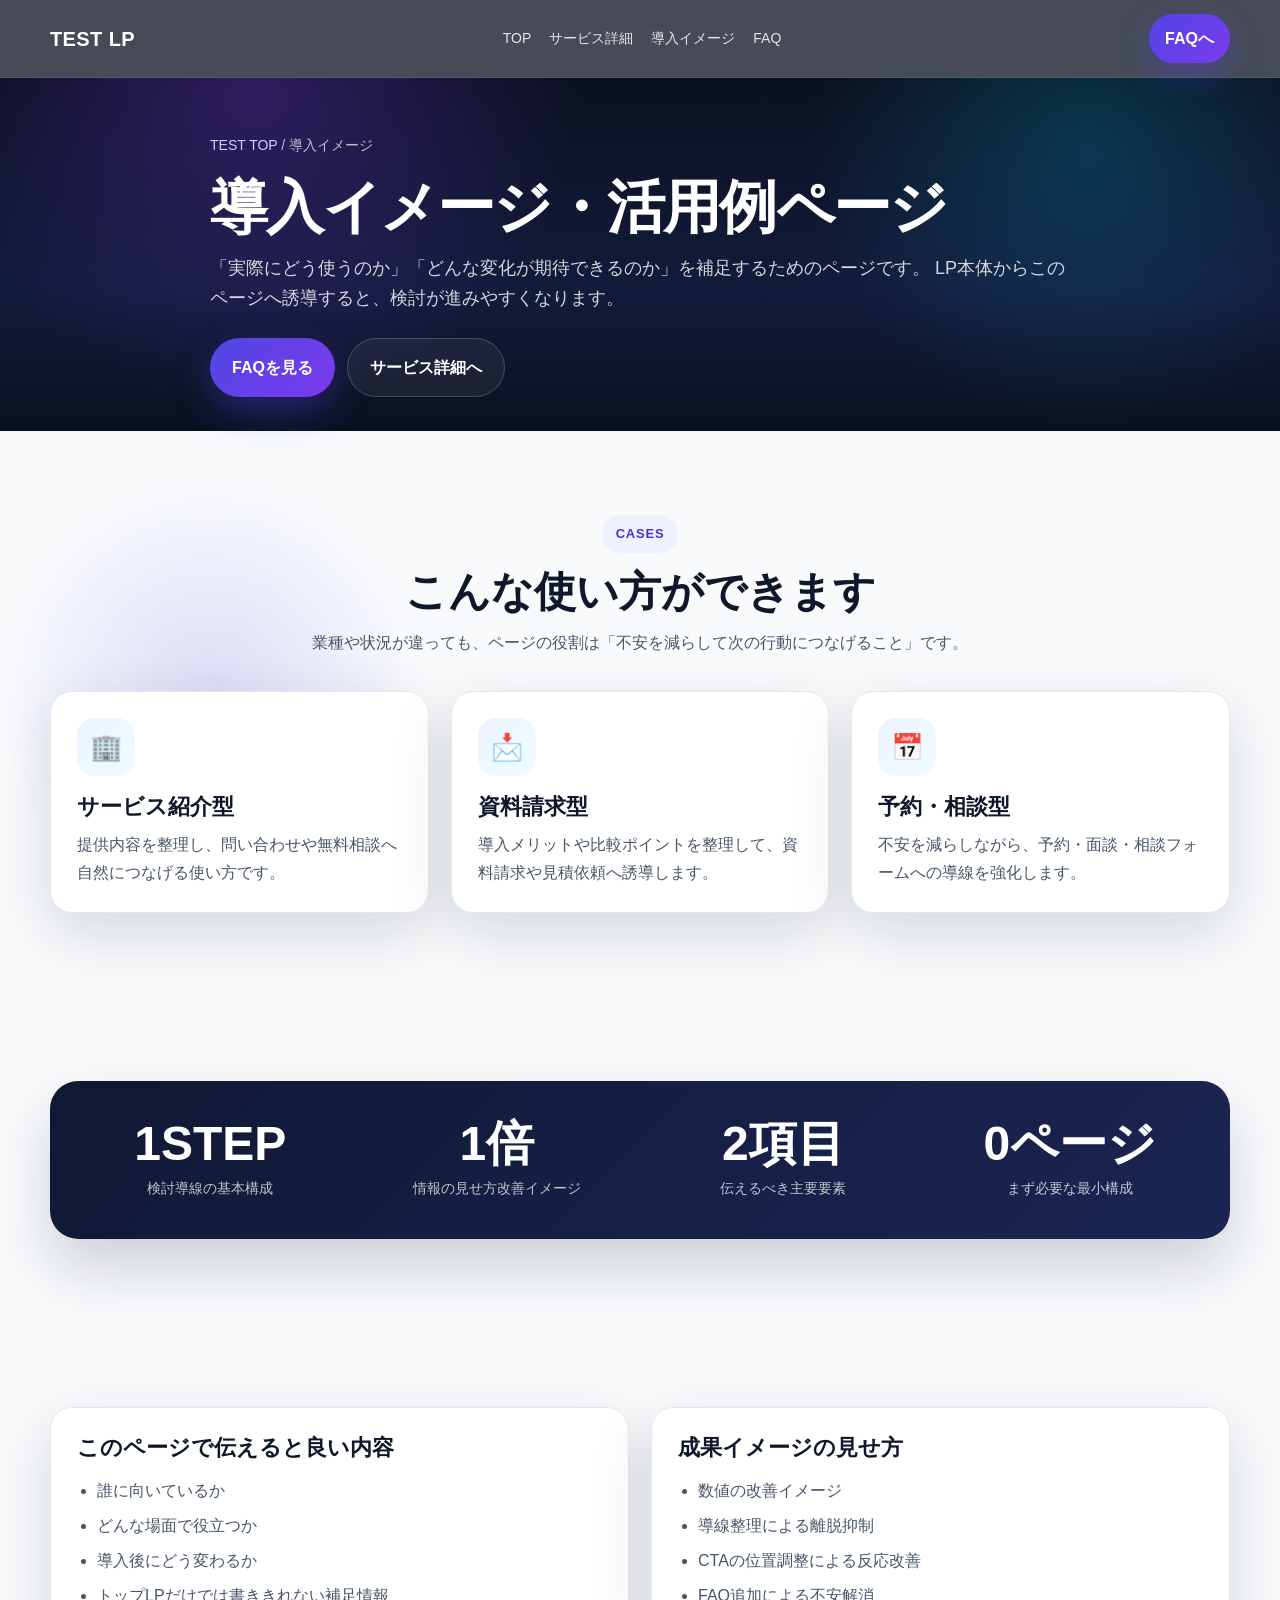
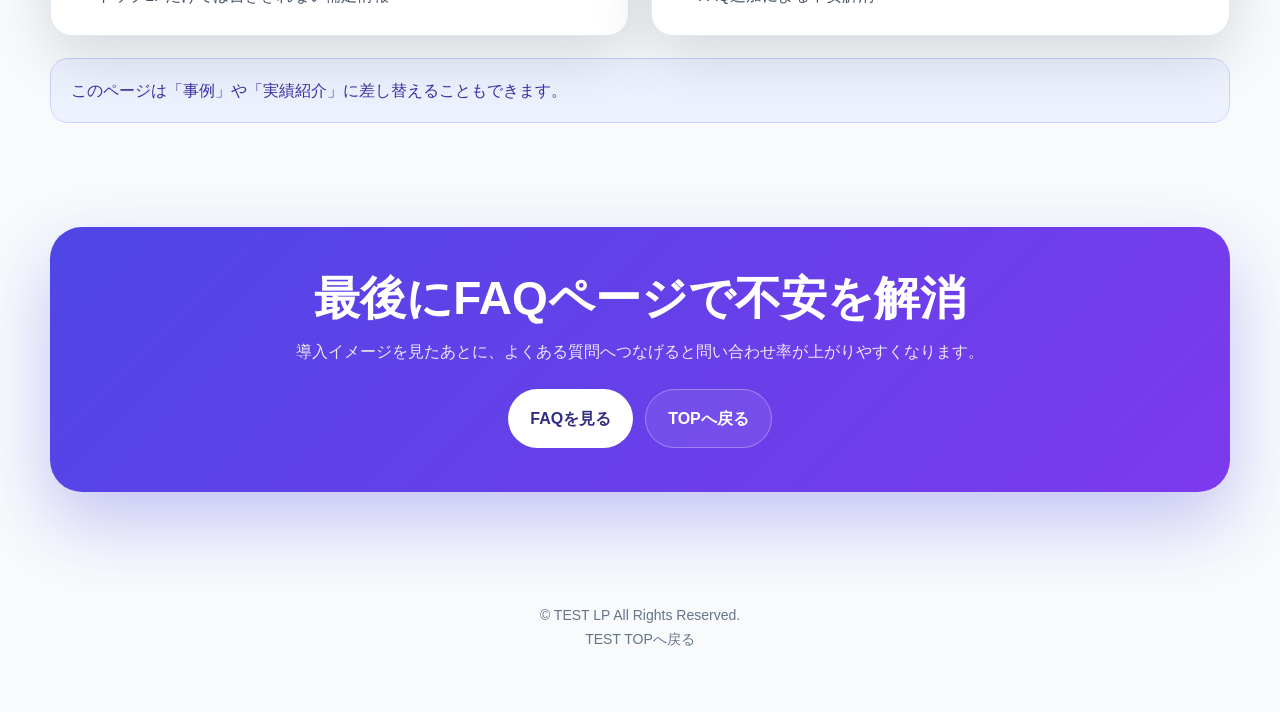
<file: test/cases.html>
<!doctype html>
<html lang="ja">
<head>
  <meta charset="utf-8">
  <meta name="viewport" content="width=device-width, initial-scale=1">
  <title>導入イメージ | TEST LP</title>
  <meta name="description" content="利用シーン・導入イメージ・成果の見せ方をまとめたページです。">
  <link rel="stylesheet" href="style.css">
  <script src="main.js" defer></script>
</head>
<body>
  <div class="bg-orb"></div>
  <div class="bg-orb orb2"></div>

  <header class="header">
    <div class="wrap header-inner">
      <div class="logo"><a href="index.html">TEST LP</a></div>
      <nav class="nav">
        <a href="index.html">TOP</a>
        <a href="service.html">サービス詳細</a>
        <a href="cases.html">導入イメージ</a>
        <a href="faq.html">FAQ</a>
      </nav>
      <a class="cta-mini" href="faq.html">FAQへ</a>
    </div>
  </header>

  <main>
    <section class="page-hero">
      <div class="wrap hero-simple">
        <div class="breadcrumbs">
          <a href="index.html">TEST TOP</a> / 導入イメージ
        </div>
        <h1>導入イメージ・活用例ページ</h1>
        <p>
          「実際にどう使うのか」「どんな変化が期待できるのか」を補足するためのページです。
          LP本体からこのページへ誘導すると、検討が進みやすくなります。
        </p>
        <div class="page-nav">
          <a class="btn btn-primary" href="faq.html">FAQを見る</a>
          <a class="btn btn-secondary" href="service.html">サービス詳細へ</a>
        </div>
      </div>
    </section>

    <section class="reveal">
      <div class="wrap">
        <div class="section-head">
          <div class="mini">Cases</div>
          <h2>こんな使い方ができます</h2>
          <p>業種や状況が違っても、ページの役割は「不安を減らして次の行動につなげること」です。</p>
        </div>

        <div class="mini-cards">
          <div class="card">
            <div class="card-icon">🏢</div>
            <h3>サービス紹介型</h3>
            <p>提供内容を整理し、問い合わせや無料相談へ自然につなげる使い方です。</p>
          </div>
          <div class="card">
            <div class="card-icon">📩</div>
            <h3>資料請求型</h3>
            <p>導入メリットや比較ポイントを整理して、資料請求や見積依頼へ誘導します。</p>
          </div>
          <div class="card">
            <div class="card-icon">📅</div>
            <h3>予約・相談型</h3>
            <p>不安を減らしながら、予約・面談・相談フォームへの導線を強化します。</p>
          </div>
        </div>
      </div>
    </section>

    <section class="reveal">
      <div class="wrap">
        <div class="stats-band">
          <div class="stat">
            <span class="num counter" data-target="3" data-suffix="STEP">0</span>
            <div class="cap">検討導線の基本構成</div>
          </div>
          <div class="stat">
            <span class="num counter" data-target="2" data-suffix="倍">0</span>
            <div class="cap">情報の見せ方改善イメージ</div>
          </div>
          <div class="stat">
            <span class="num counter" data-target="5" data-suffix="項目">0</span>
            <div class="cap">伝えるべき主要要素</div>
          </div>
          <div class="stat">
            <span class="num counter" data-target="1" data-suffix="ページ">0</span>
            <div class="cap">まず必要な最小構成</div>
          </div>
        </div>
      </div>
    </section>

    <section class="reveal">
      <div class="wrap">
        <div class="content-grid">
          <div class="list-card">
            <h3>このページで伝えると良い内容</h3>
            <ul>
              <li>誰に向いているか</li>
              <li>どんな場面で役立つか</li>
              <li>導入後にどう変わるか</li>
              <li>トップLPだけでは書ききれない補足情報</li>
            </ul>
          </div>

          <div class="list-card">
            <h3>成果イメージの見せ方</h3>
            <ul>
              <li>数値の改善イメージ</li>
              <li>導線整理による離脱抑制</li>
              <li>CTAの位置調整による反応改善</li>
              <li>FAQ追加による不安解消</li>
            </ul>
          </div>
        </div>

        <div class="notice-box" style="margin-top:22px;">
          このページは「事例」や「実績紹介」に差し替えることもできます。
        </div>
      </div>
    </section>

    <section class="cta reveal">
      <div class="wrap">
        <div class="cta-box">
          <h2>最後にFAQページで不安を解消</h2>
          <p>導入イメージを見たあとに、よくある質問へつなげると問い合わせ率が上がりやすくなります。</p>
          <div class="cta-actions">
            <a class="btn btn-primary" href="faq.html">FAQを見る</a>
            <a class="btn btn-secondary" href="index.html">TOPへ戻る</a>
          </div>
        </div>
      </div>
    </section>
  </main>

  <footer class="footer">
    <div class="wrap">
      <div>© TEST LP All Rights Reserved.</div>
      <div><a href="index.html">TEST TOPへ戻る</a></div>
    </div>
  </footer>
</body>
</html>
</file>
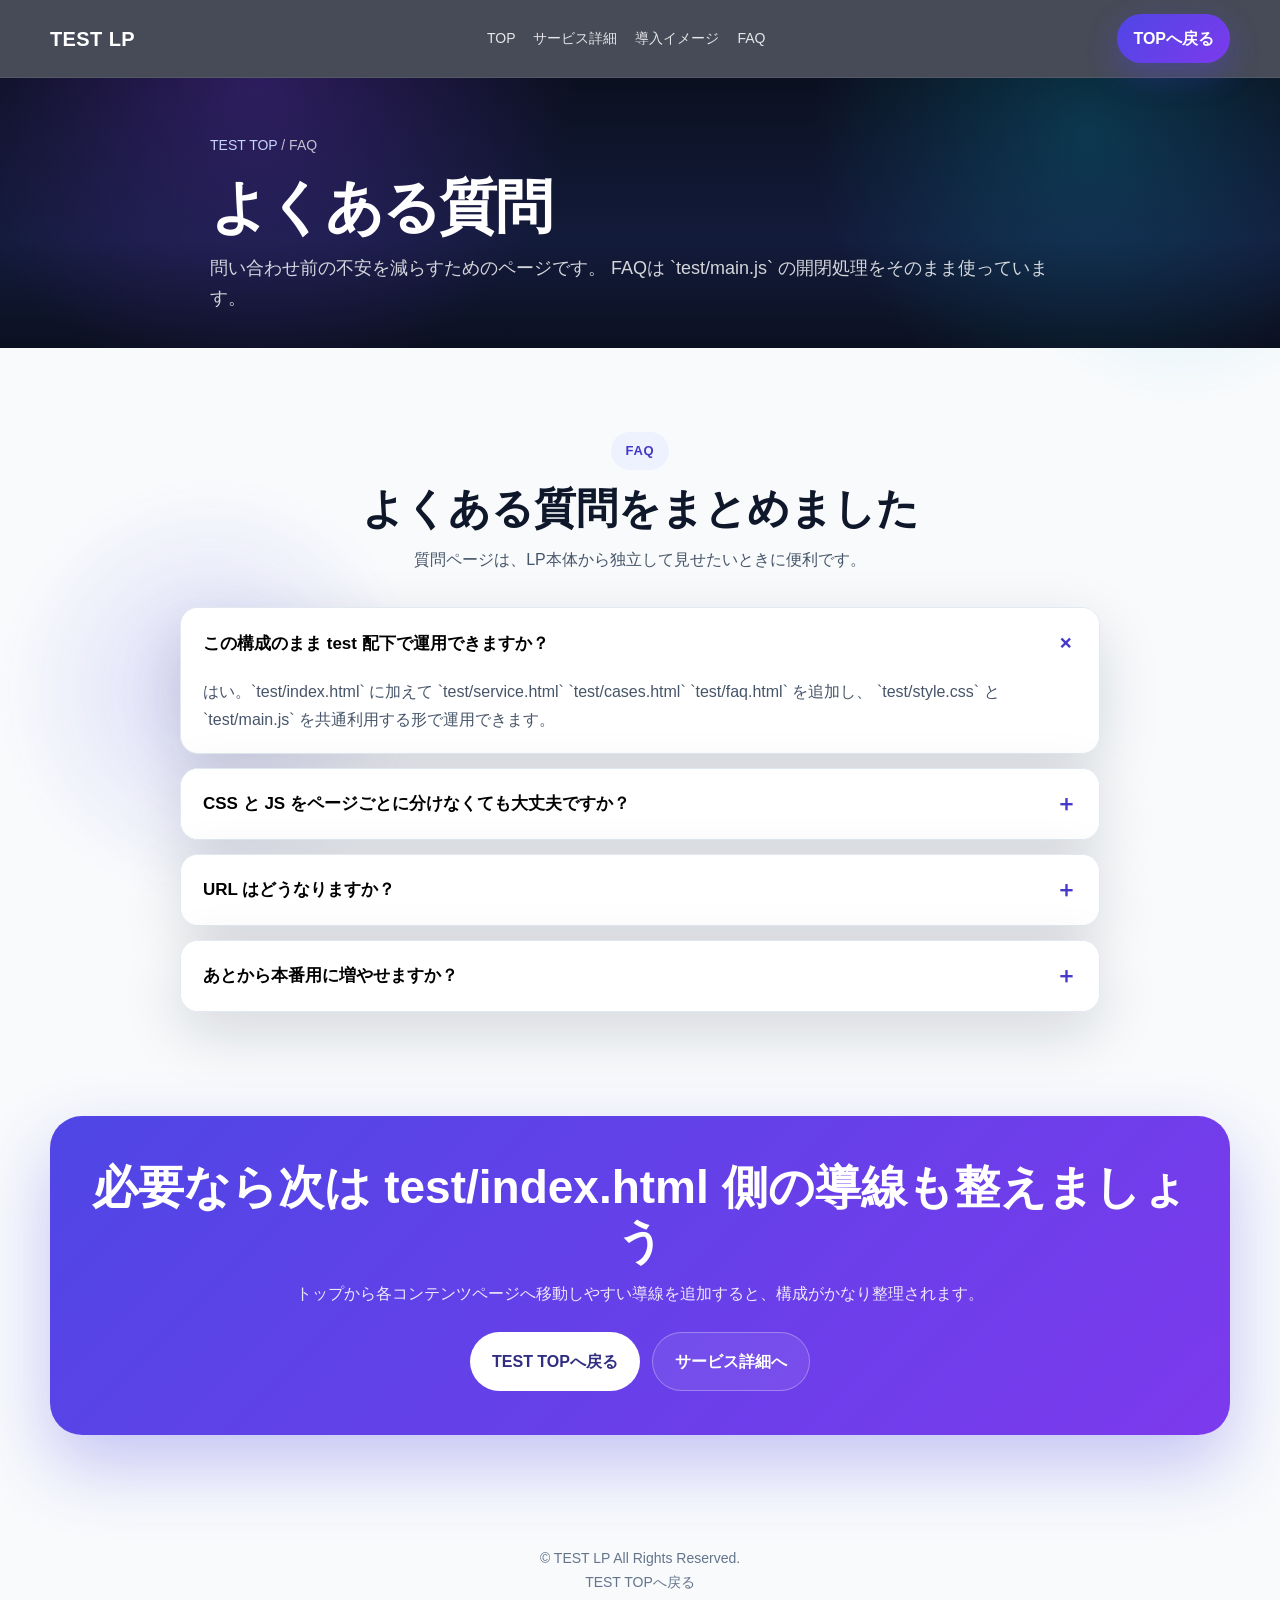
<file: test/faq.html>
<!doctype html>
<html lang="ja">
<head>
  <meta charset="utf-8">
  <meta name="viewport" content="width=device-width, initial-scale=1">
  <title>FAQ | TEST LP</title>
  <meta name="description" content="よくある質問をまとめたページです。">
  <link rel="stylesheet" href="style.css">
  <script src="main.js" defer></script>
</head>
<body>
  <div class="bg-orb"></div>
  <div class="bg-orb orb2"></div>

  <header class="header">
    <div class="wrap header-inner">
      <div class="logo"><a href="index.html">TEST LP</a></div>
      <nav class="nav">
        <a href="index.html">TOP</a>
        <a href="service.html">サービス詳細</a>
        <a href="cases.html">導入イメージ</a>
        <a href="faq.html">FAQ</a>
      </nav>
      <a class="cta-mini" href="index.html">TOPへ戻る</a>
    </div>
  </header>

  <main>
    <section class="page-hero">
      <div class="wrap hero-simple">
        <div class="breadcrumbs">
          <a href="index.html">TEST TOP</a> / FAQ
        </div>
        <h1>よくある質問</h1>
        <p>
          問い合わせ前の不安を減らすためのページです。
          FAQは `test/main.js` の開閉処理をそのまま使っています。
        </p>
      </div>
    </section>

    <section class="reveal">
      <div class="wrap">
        <div class="section-head">
          <div class="mini">FAQ</div>
          <h2>よくある質問をまとめました</h2>
          <p>質問ページは、LP本体から独立して見せたいときに便利です。</p>
        </div>

        <div class="faq">
          <div class="faq-item open">
            <button class="faq-q" type="button">
              <span>この構成のまま test 配下で運用できますか？</span>
              <span class="faq-mark">＋</span>
            </button>
            <div class="faq-a">
              <div class="faq-a-inner">
                はい。`test/index.html` に加えて `test/service.html` `test/cases.html` `test/faq.html` を追加し、
                `test/style.css` と `test/main.js` を共通利用する形で運用できます。
              </div>
            </div>
          </div>

          <div class="faq-item">
            <button class="faq-q" type="button">
              <span>CSS と JS をページごとに分けなくても大丈夫ですか？</span>
              <span class="faq-mark">＋</span>
            </button>
            <div class="faq-a">
              <div class="faq-a-inner">
                はい。今回のように test 配下の共通 CSS / JS を使い回す方が、最初の運用はシンプルです。
              </div>
            </div>
          </div>

          <div class="faq-item">
            <button class="faq-q" type="button">
              <span>URL はどうなりますか？</span>
              <span class="faq-mark">＋</span>
            </button>
            <div class="faq-a">
              <div class="faq-a-inner">
                `test/service.html` は `/test/service`、`test/cases.html` は `/test/cases` のように表示できます。
              </div>
            </div>
          </div>

          <div class="faq-item">
            <button class="faq-q" type="button">
              <span>あとから本番用に増やせますか？</span>
              <span class="faq-mark">＋</span>
            </button>
            <div class="faq-a">
              <div class="faq-a-inner">
                できます。test で確認したあと、`offer-01/` のような本番フォルダへ展開する運用も可能です。
              </div>
            </div>
          </div>
        </div>
      </div>
    </section>

    <section class="cta reveal">
      <div class="wrap">
        <div class="cta-box">
          <h2>必要なら次は test/index.html 側の導線も整えましょう</h2>
          <p>トップから各コンテンツページへ移動しやすい導線を追加すると、構成がかなり整理されます。</p>
          <div class="cta-actions">
            <a class="btn btn-primary" href="index.html">TEST TOPへ戻る</a>
            <a class="btn btn-secondary" href="service.html">サービス詳細へ</a>
          </div>
        </div>
      </div>
    </section>
  </main>

  <footer class="footer">
    <div class="wrap">
      <div>© TEST LP All Rights Reserved.</div>
      <div><a href="index.html">TEST TOPへ戻る</a></div>
    </div>
  </footer>
</body>
</html>
</file>
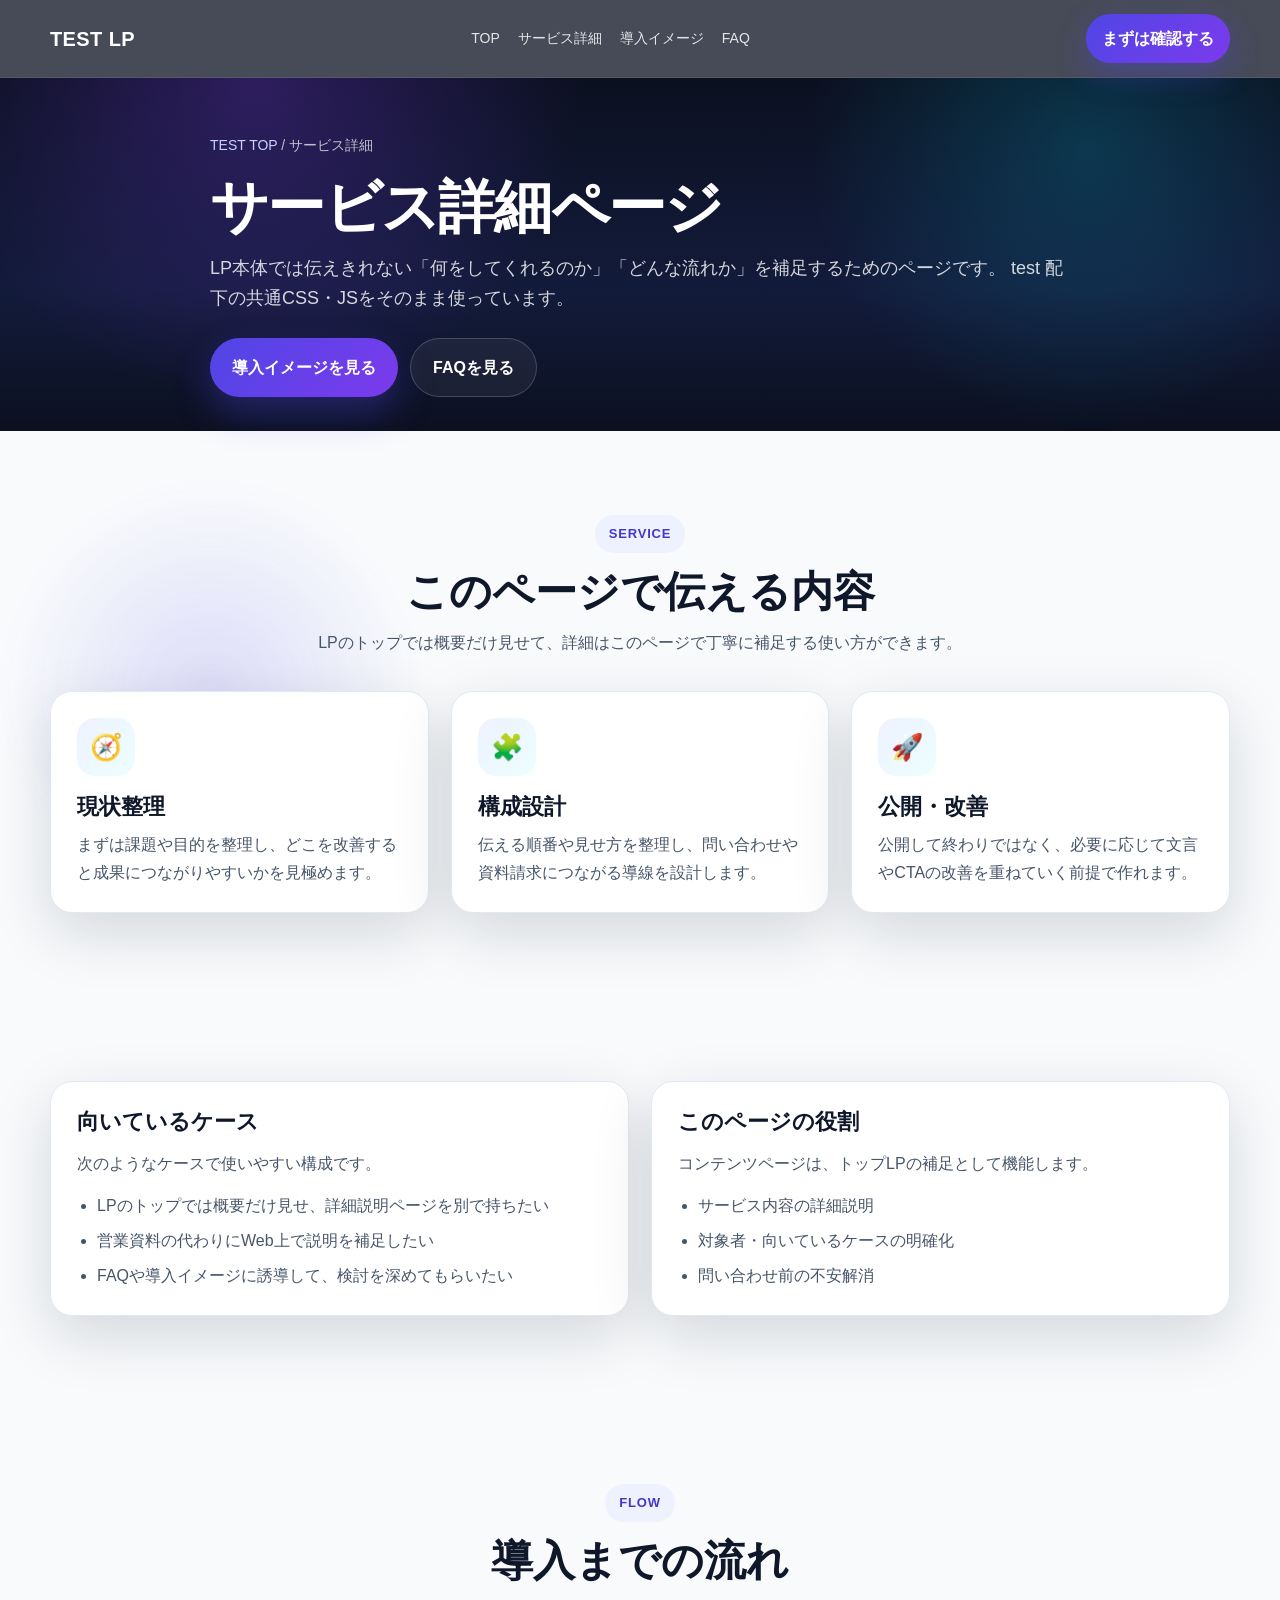
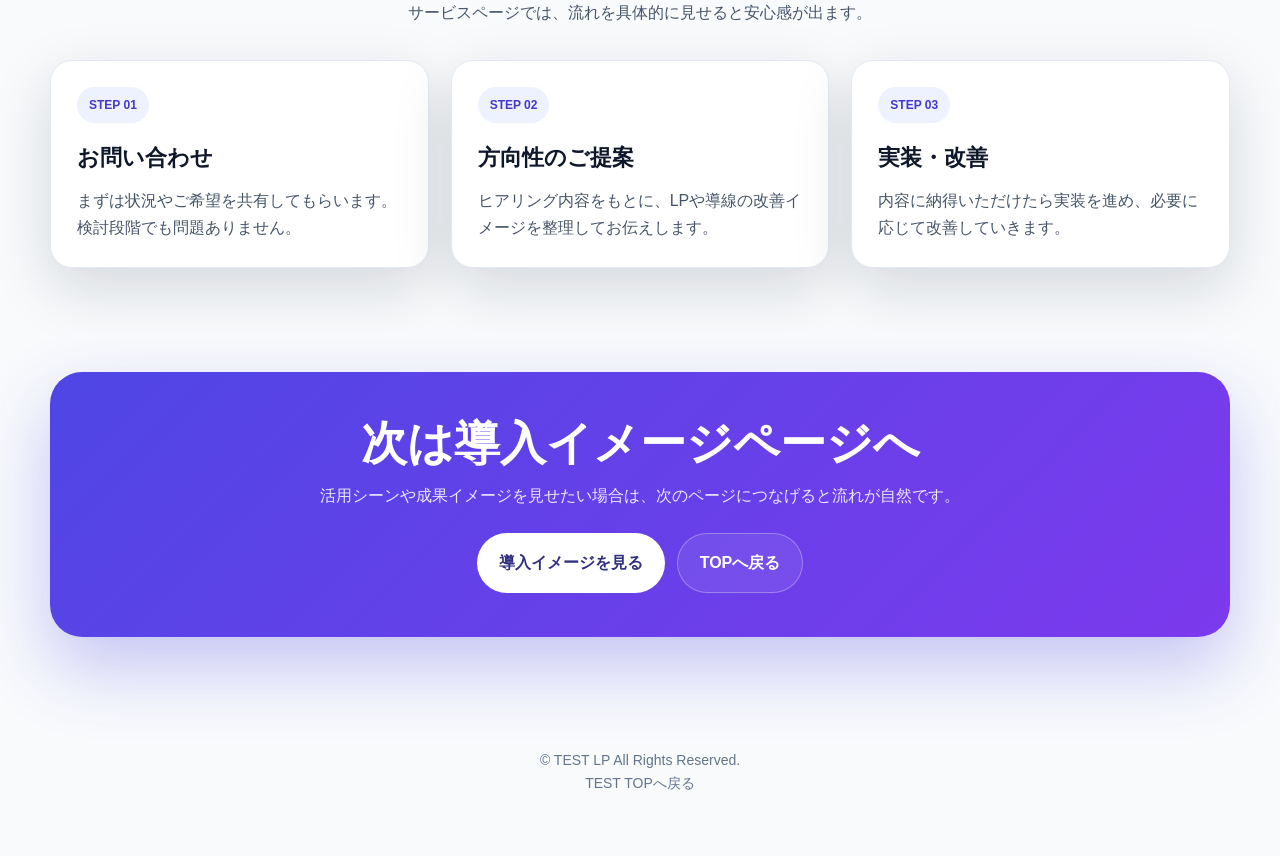
<file: test/service.html>
<!doctype html>
<html lang="ja">
<head>
  <meta charset="utf-8">
  <meta name="viewport" content="width=device-width, initial-scale=1">
  <title>サービス詳細 | TEST LP</title>
  <meta name="description" content="サービス内容・特徴・導入の流れをまとめた詳細ページです。">
  <link rel="stylesheet" href="style.css">
  <script src="main.js" defer></script>
</head>
<body>
  <div class="bg-orb"></div>
  <div class="bg-orb orb2"></div>

  <header class="header">
    <div class="wrap header-inner">
      <div class="logo"><a href="index.html">TEST LP</a></div>
      <nav class="nav">
        <a href="index.html">TOP</a>
        <a href="service.html">サービス詳細</a>
        <a href="cases.html">導入イメージ</a>
        <a href="faq.html">FAQ</a>
      </nav>
      <a class="cta-mini" href="faq.html">まずは確認する</a>
    </div>
  </header>

  <main>
    <section class="page-hero">
      <div class="wrap hero-simple">
        <div class="breadcrumbs">
          <a href="index.html">TEST TOP</a> / サービス詳細
        </div>
        <h1>サービス詳細ページ</h1>
        <p>
          LP本体では伝えきれない「何をしてくれるのか」「どんな流れか」を補足するためのページです。
          test 配下の共通CSS・JSをそのまま使っています。
        </p>
        <div class="page-nav">
          <a class="btn btn-primary" href="cases.html">導入イメージを見る</a>
          <a class="btn btn-secondary" href="faq.html">FAQを見る</a>
        </div>
      </div>
    </section>

    <section class="reveal">
      <div class="wrap">
        <div class="section-head">
          <div class="mini">Service</div>
          <h2>このページで伝える内容</h2>
          <p>LPのトップでは概要だけ見せて、詳細はこのページで丁寧に補足する使い方ができます。</p>
        </div>

        <div class="grid-3">
          <div class="card">
            <div class="card-icon">🧭</div>
            <h3>現状整理</h3>
            <p>まずは課題や目的を整理し、どこを改善すると成果につながりやすいかを見極めます。</p>
          </div>
          <div class="card">
            <div class="card-icon">🧩</div>
            <h3>構成設計</h3>
            <p>伝える順番や見せ方を整理し、問い合わせや資料請求につながる導線を設計します。</p>
          </div>
          <div class="card">
            <div class="card-icon">🚀</div>
            <h3>公開・改善</h3>
            <p>公開して終わりではなく、必要に応じて文言やCTAの改善を重ねていく前提で作れます。</p>
          </div>
        </div>
      </div>
    </section>

    <section class="reveal">
      <div class="wrap">
        <div class="content-grid">
          <div class="list-card">
            <h3>向いているケース</h3>
            <p>次のようなケースで使いやすい構成です。</p>
            <ul>
              <li>LPのトップでは概要だけ見せ、詳細説明ページを別で持ちたい</li>
              <li>営業資料の代わりにWeb上で説明を補足したい</li>
              <li>FAQや導入イメージに誘導して、検討を深めてもらいたい</li>
            </ul>
          </div>

          <div class="list-card">
            <h3>このページの役割</h3>
            <p>コンテンツページは、トップLPの補足として機能します。</p>
            <ul>
              <li>サービス内容の詳細説明</li>
              <li>対象者・向いているケースの明確化</li>
              <li>問い合わせ前の不安解消</li>
            </ul>
          </div>
        </div>
      </div>
    </section>

    <section class="reveal" id="flow">
      <div class="wrap">
        <div class="section-head">
          <div class="mini">Flow</div>
          <h2>導入までの流れ</h2>
          <p>サービスページでは、流れを具体的に見せると安心感が出ます。</p>
        </div>

        <div class="steps">
          <div class="step">
            <div class="step-no">STEP 01</div>
            <h3>お問い合わせ</h3>
            <p>まずは状況やご希望を共有してもらいます。検討段階でも問題ありません。</p>
          </div>
          <div class="step">
            <div class="step-no">STEP 02</div>
            <h3>方向性のご提案</h3>
            <p>ヒアリング内容をもとに、LPや導線の改善イメージを整理してお伝えします。</p>
          </div>
          <div class="step">
            <div class="step-no">STEP 03</div>
            <h3>実装・改善</h3>
            <p>内容に納得いただけたら実装を進め、必要に応じて改善していきます。</p>
          </div>
        </div>
      </div>
    </section>

    <section class="cta reveal">
      <div class="wrap">
        <div class="cta-box">
          <h2>次は導入イメージページへ</h2>
          <p>活用シーンや成果イメージを見せたい場合は、次のページにつなげると流れが自然です。</p>
          <div class="cta-actions">
            <a class="btn btn-primary" href="cases.html">導入イメージを見る</a>
            <a class="btn btn-secondary" href="index.html">TOPへ戻る</a>
          </div>
        </div>
      </div>
    </section>
  </main>

  <footer class="footer">
    <div class="wrap">
      <div>© TEST LP All Rights Reserved.</div>
      <div><a href="index.html">TEST TOPへ戻る</a></div>
    </div>
  </footer>
</body>
</html>
</file>
<file: runyes-modeb/assets/css/style.css>
:root {
  --font-base: "Hiragino Kaku Gothic ProN", "Hiragino Sans", "Yu Gothic Medium",
    "游ゴシック Medium", "Yu Gothic", YuGothic, Meiryo, sans-serif;
  --color-primary: #1e2d55;
  --color-accent: #456c89;
  --color-cta: #c8102e;
  --color-text: #273349;
  --color-bg: #fff;
  --color-soft: #edf3f7;
  --color-line: #d8e1e8;
}
* { box-sizing: border-box; }
body { margin: 0; padding-bottom: calc(116px + env(safe-area-inset-bottom, 0px)); font-family: var(--font-base); color: var(--color-text); background: var(--color-bg); font-size: 16px; line-height: 1.85; -webkit-text-size-adjust: 100%; }
h1, h2, h3, p, figure { margin: 0; }
h1, h2, h3, strong, th, summary { font-weight: 700; }
h1, h2, h3 { color: var(--color-primary); }
h2 { font-size: clamp(1.5rem, 3vw, 2.25rem); line-height: 1.65; letter-spacing: .035em; }
h3 { font-size: 1.125rem; line-height: 1.65; }
img { display: block; max-width: 100%; height: auto; }
a { color: inherit; text-underline-offset: .25em; }
a:focus-visible, summary:focus-visible { outline: 3px solid var(--color-accent); outline-offset: 5px; }
svg { display: block; flex: 0 0 auto; width: 42px; height: 42px; fill: none; stroke: currentColor; stroke-width: 1.5; stroke-linecap: round; stroke-linejoin: round; }
.container { width: min(1120px, calc(100% - 40px)); margin-inline: auto; }
.section { position: relative; padding-block: 64px; isolation: isolate; }
.section-heading { margin-bottom: 32px; }
.section-heading::before { content: ""; display: block; width: 40px; height: 3px; margin-bottom: 18px; background: var(--color-accent); }
.site-header { padding-block: 19px; background: #fff; }
.header-inner { display: flex; align-items: center; justify-content: space-between; gap: 12px; }
.brand-logo { width: min(46vw, 240px); }
.audience { color: var(--color-primary); font-size: .75rem; white-space: nowrap; }
.hero { position: relative; isolation: isolate; overflow: hidden; background: #edf3f7; }
.hero-background, .hero-background img { position: absolute; inset: 0; width: 100%; height: 100%; object-fit: cover; z-index: -2; }
.hero::after { content: ""; position: absolute; inset: 0; z-index: -1; background: linear-gradient(180deg, rgba(255,255,255,.94) 0%, rgba(255,255,255,.86) 36%, rgba(255,255,255,.12) 68%, rgba(255,255,255,.96) 89%); }
.hero-inner { position: relative; padding-top: 25px; padding-bottom: 23px; }
.hero h1 { font-size: clamp(1.4rem, 6.2vw, 2.25rem); line-height: 1.5; letter-spacing: -.035em; }
.catch-first, .catch-second, .price-line { display: block; }
.price-line { margin-top: 3px; font-size: .95em; white-space: nowrap; }
.price-number { font-size: 2.6em; line-height: 1.12; letter-spacing: -.07em; }
.price-unit { font-size: 1.4em; }
.price-tax { font-size: .7em; letter-spacing: -.06em; }
.price-note { margin-top: 9px; font-size: .75rem; line-height: 1.75; }
.hero-copy { margin-top: 16px; font-size: .875rem; max-width: 30em; }
.hero-product { width: min(92%, 480px); margin: 19px 0 15px auto; filter: drop-shadow(0 14px 10px rgba(30,45,85,.15)); }
.offer { margin-bottom: 10px; color: var(--color-primary); font-size: .875rem; font-weight: 700; letter-spacing: .06em; }
.cta-block { margin-top: 32px; text-align: center; }
.hero .cta-block { margin-top: 0; }
.cta { display: flex; align-items: center; justify-content: center; gap: 16px; width: min(100%, 460px); min-height: 58px; margin-inline: auto; padding: 15px 18px; color: #fff; background: var(--color-cta); border: 0; border-radius: 4px; text-decoration: none; font-size: clamp(.875rem, 3.8vw, 1rem); font-weight: 700; line-height: 1.5; box-shadow: 0 5px 12px rgba(30,45,85,.12); }
.cta::after { content: ""; width: 7px; height: 7px; border-top: 2px solid currentColor; border-right: 2px solid currentColor; transform: rotate(45deg); flex-shrink: 0; }
.cta:hover { box-shadow: 0 7px 20px rgba(30,45,85,.24); }
.transition-note { margin-top: 9px; color: #49556b; font-size: .75rem; line-height: 1.7; }
.legal-line { padding-block: 14px; background: #fff; border-bottom: 1px solid var(--color-line); font-size: .75rem; line-height: 1.85; color: #546075; }
.legal-line span { display: inline; }
.legal-line span + span::before { content: " ／ "; }
.two-column { display: grid; gap: 30px; }
.photo { overflow: hidden; background: var(--color-soft); border-radius: 3px; }
.photo img { width: 100%; object-fit: cover; }
.ratio-3-2 { aspect-ratio: 3 / 2; }
.ratio-16-9 { aspect-ratio: 16 / 9; }
.ratio-square { aspect-ratio: 1; }
figcaption { padding-top: 7px; color: #5a6576; font-size: .75rem; }
.concerns { list-style: none; padding: 0; margin: 0; }
.concerns li { display: flex; gap: 17px; align-items: center; padding-block: 21px; border-bottom: 1px solid var(--color-line); color: var(--color-primary); font-weight: 700; }
.concerns li:first-child { padding-top: 0; }
.concerns svg { width: 39px; height: 39px; }
.section-close { margin-top: 32px; padding-top: 25px; border-top: 1px solid var(--color-line); color: var(--color-primary); font-weight: 700; }
.answers { background: #edf3f7; }
.decoration { position: absolute; inset: 0; width: 100%; height: 100%; object-fit: cover; z-index: -1; opacity: .13; color: transparent; }
/* Group 2–4 sources intentionally remain for the next image batch. */
.product-intro { display: grid; gap: 25px; margin-bottom: 38px; }
.product-intro .section-heading { margin-bottom: 0; }
.intro-product { width: 100%; margin: auto; filter: drop-shadow(0 12px 10px rgba(30,45,85,.1)); }
.facts { display: flex; flex-wrap: wrap; gap: 8px; list-style: none; padding: 0; margin: 0 0 35px; }
.facts li { border: 1px solid #bacbd8; padding: 9px 12px; background: rgba(255,255,255,.6); color: var(--color-primary); font-size: .8125rem; font-weight: 700; }
.answer { padding-block: 29px; border-top: 1px solid #c6d5e0; }
.answer-title { display: flex; gap: 14px; align-items: baseline; margin-bottom: 20px; }
.item-number { font-size: .875rem; color: var(--color-accent); letter-spacing: .07em; }
.answer-title h3 { font-size: 1.5rem; }
.anxiety { margin-bottom: 12px; color: #556277; font-size: .875rem; }
.answer-fact { font-size: 1rem; }
.answer-result { margin-top: 18px; padding: 14px 17px; background: rgba(255,255,255,.75); border-left: 3px solid var(--color-accent); color: var(--color-primary); font-weight: 700; }
.answer .photo { margin-top: 24px; }
.purchase-terms { margin-top: 28px; padding: 24px; background: #fff; border-top: 3px solid var(--color-primary); }
.purchase-terms ul { padding-left: 1.2em; margin-bottom: 0; }
.purchase-terms li + li { margin-top: 9px; }
.costs { background: #f8f9fa; }
table { width: 100%; border-collapse: collapse; font-size: .875rem; line-height: 1.8; }
th, td { padding: 17px 12px; border-bottom: 1px solid var(--color-line); text-align: left; vertical-align: top; overflow-wrap: anywhere; }
thead th { background: var(--color-primary); color: #fff; font-size: .8125rem; }
.cost-table { table-layout: fixed; background: #fff; }
.cost-table th:first-child { width: 21%; }
.cost-table th:nth-child(2) { width: 32%; }
.cost-table tbody th { font-size: .8125rem; color: var(--color-primary); }
.cost-table .main-cost td { padding-block: 24px; }
.table-price { color: var(--color-primary); font-size: 1rem; }
.demo-copy p + p { margin-top: 16px; }
.demo-media { position: relative; padding-bottom: 30px; }
.demo-sub { width: 35%; margin: -35px 14px 0 auto; position: relative; border: 6px solid #fff; }
.flow { background: #f4f7fa; }
.steps { margin: 0; padding: 0; list-style: none; counter-reset: steps; }
.steps li { position: relative; display: grid; grid-template-columns: 42px 1fr; column-gap: 18px; padding: 0 0 26px; counter-increment: steps; }
.steps li::before { content: counter(steps, decimal-leading-zero); display: grid; place-items: center; width: 42px; height: 42px; border: 1px solid #bccbd7; background: #f4f7fa; color: var(--color-primary); font-size: .875rem; font-weight: 700; z-index: 1; }
.steps li:not(:last-child)::after { content: ""; position: absolute; top: 42px; bottom: 0; left: 21px; border-left: 1px solid #bccbd7; }
.step-heading { display: flex; gap: 12px; align-items: center; margin-bottom: 6px; }
.step-heading svg { width: 25px; height: 25px; color: var(--color-accent); }
.step-heading h3 { font-size: 1rem; }
.step-body p { font-size: .875rem; }
.flow-note { margin-top: 24px; font-weight: 700; color: var(--color-primary); }
.faq-list { border-top: 1px solid var(--color-line); }
details { border-bottom: 1px solid var(--color-line); }
summary { display: flex; align-items: center; gap: 15px; position: relative; padding: 23px 35px 23px 0; list-style: none; color: var(--color-primary); cursor: pointer; font-size: .9375rem; line-height: 1.8; }
summary::-webkit-details-marker { display: none; }
summary::before { content: "Q"; align-self: flex-start; color: var(--color-accent); font-size: 1.125rem; }
summary::after { content: "+"; position: absolute; right: 6px; top: 22px; font-size: 1.25rem; font-weight: 400; }
details[open] summary::after { content: "−"; }
.faq-answer { padding: 0 15px 24px 29px; font-size: .9375rem; }
.specs { padding-top: 0; }
.specs-inner { border-top: 1px solid var(--color-line); padding-top: 50px; }
.spec-product { width: min(80%, 350px); margin: 35px auto 10px; }
.spec-table th { width: 35%; color: var(--color-primary); font-size: .8125rem; }
.final { overflow: hidden; background: #eaf0f5; }
.final::after { content: ""; position: absolute; inset: 0; z-index: -1; background: linear-gradient(90deg, rgba(244,248,250,.97), rgba(244,248,250,.72)); }
.final .decoration { opacity: 1; z-index: -2; }
.final h2 { font-size: clamp(1.4rem, 3vw, 2rem); letter-spacing: -.025em; }
.final-product { margin: 28px auto; width: min(94%, 580px); filter: drop-shadow(0 14px 10px rgba(30,45,85,.15)); }
.final-offer { margin-top: 23px; }
.site-footer { padding-block: 38px; font-size: .75rem; color: #596479; }
.site-footer p + p { margin-top: 6px; }
.footer-links { display: flex; flex-wrap: wrap; gap: 7px 24px; margin: 20px 0; }
.copyright { margin-top: 20px !important; }
.cta-sticky { position: fixed; inset: auto 0 0; z-index: 20; padding: 10px 20px calc(10px + env(safe-area-inset-bottom, 0px)); border-top: 1px solid var(--color-line); background: rgba(255,255,255,.98); }
.cta-sticky .cta { min-height: 48px; padding-block: 11px; font-size: 1rem; }
.cta-sticky .transition-note { margin-top: 5px; text-align: center; font-size: .75rem; }
@media (min-width: 768px) {
  .container { width: min(1120px, calc(100% - 80px)); }
  .site-header { padding-block: 25px; }
  .audience { font-size: .875rem; }
  .section { padding-block: 85px; }
  .hero-inner { padding-block: 44px 36px; }
  .hero h1 { font-size: 2rem; }
  .hero-copy { font-size: 1rem; }
  .hero-product { width: 55%; position: absolute; right: -10px; bottom: 140px; margin: 0; }
  .hero .cta-block { margin-top: 42px; max-width: 460px; }
  .price-note { font-size: .875rem; }
  .hero::after { background: linear-gradient(90deg, rgba(255,255,255,.97), rgba(255,255,255,.78) 42%, rgba(255,255,255,.1) 75%); }
  .two-column { grid-template-columns: 1fr 1fr; gap: 40px; align-items: center; }
  .product-intro { grid-template-columns: 1.35fr 1fr; align-items: center; gap: 40px; }
  .facts { gap: 12px; }
  .facts li { font-size: .875rem; padding: 12px 20px; }
  .answer-with-image { display: grid; grid-template-columns: 1.25fr 1fr; gap: 40px; align-items: center; }
  .answer .photo { margin-top: 0; }
  .answer { padding-block: 34px; }
  .purchase-terms { padding: 32px 36px; }
  .purchase-terms ul { display: grid; grid-template-columns: 1fr 1fr; gap: 12px 40px; }
  .purchase-terms li + li { margin-top: 0; }
  th, td { padding: 20px 25px; }
  table { font-size: 1rem; }
  .cost-table th:first-child { width: 15%; }
  .cost-table th:nth-child(2) { width: 35%; }
  .table-price { font-size: 1.75rem; }
  .demo-layout { align-items: start; }
  .demo-layout .cta-block { text-align: left; }
  .flow-layout { grid-template-columns: 1.3fr 1fr; align-items: start; }
  .faq-wrap { max-width: 900px; }
  summary { font-size: 1rem; padding-block: 27px; }
  summary::after { top: 25px; }
  .specs { padding-top: 0; }
  .specs-layout { display: grid; grid-template-columns: 1fr 2fr; gap: 50px; }
  .spec-product { width: 100%; }
  .final-inner { position: relative; }
  .final h2 { max-width: 23em; }
  .final-product { width: 43%; position: absolute; right: 0; top: 145px; margin: 0; }
  .final-offer { max-width: 28em; }
  .final .cta-block { max-width: 460px; }
}
@media (min-width: 1024px) {
  body { padding-bottom: 0; }
  .cta-sticky { display: none; }
  .section { padding-block: 100px; }
  .hero-inner { padding-block: 62px 54px; min-height: 558px; }
  .hero h1 { font-size: clamp(2rem, 3.1vw, 2.7rem); letter-spacing: -.035em; }
  .catch-first, .catch-second { display: inline; }
  .price-line { margin-top: 13px; }
  .hero-product { width: 49%; right: -10px; bottom: 104px; }
  .hero .cta-block { margin-top: 27px; }
  .hero-copy { max-width: 28em; margin-top: 24px; }
  .hero .cta { margin-left: 0; }
  .legal-line { font-size: .75rem; }
  .two-column { gap: 64px; }
  .section-heading { margin-bottom: 42px; }
  .concerns li { padding-block: 26px; }
  .section-close { text-align: center; padding-top: 34px; margin-top: 40px; }
  .product-intro { grid-template-columns: 1.2fr 1fr; }
  .answer-fact { font-size: 1.0625rem; }
  .answer-title { min-width: 155px; }
  .answer-cost { display: block; }
  .answer-with-image { grid-template-columns: 1.5fr 1fr; gap: 70px; }
  .cta-block { margin-top: 40px; }
  .specs { padding-top: 0; }
  .final-product { width: 46%; top: 125px; }
  .site-footer { padding-block: 43px; }
}
</file>
<file: test/style.css>
:root{
  --bg:#0b1020;
  --bg-soft:#111834;
  --card:#ffffff;
  --text:#0f172a;
  --sub:#475569;
  --white:#ffffff;
  --line:#e2e8f0;
  --main:#4f46e5;
  --main-2:#7c3aed;
  --main-dark:#312e81;
  --accent:#06b6d4;
  --success:#16a34a;
  --shadow:0 20px 60px rgba(15,23,42,.15);
  --radius:22px;
  --max:1180px;
}

*{box-sizing:border-box}
html{scroll-behavior:smooth}
body{
  margin:0;
  font-family:-apple-system,BlinkMacSystemFont,"Segoe UI",Roboto,"Hiragino Sans","Noto Sans JP",Meiryo,sans-serif;
  background:#f8fafc;
  color:var(--text);
  line-height:1.7;
  overflow-x:hidden;
}
a{text-decoration:none;color:inherit}
.wrap{width:min(calc(100% - 32px),var(--max));margin:auto}

.bg-orb{
  position:fixed;
  inset:auto auto 0 0;
  width:420px;
  height:420px;
  background:radial-gradient(circle, rgba(79,70,229,.16), transparent 70%);
  pointer-events:none;
  z-index:-1;
  filter:blur(10px);
  animation:float1 12s ease-in-out infinite;
}
.bg-orb.orb2{
  top:40px;
  right:-80px;
  left:auto;
  bottom:auto;
  width:360px;
  height:360px;
  background:radial-gradient(circle, rgba(6,182,212,.15), transparent 70%);
  animation:float2 14s ease-in-out infinite;
}

@keyframes float1{
  0%,100%{transform:translate(0,0)}
  50%{transform:translate(40px,-20px)}
}
@keyframes float2{
  0%,100%{transform:translate(0,0)}
  50%{transform:translate(-30px,30px)}
}

.header{
  position:sticky;
  top:0;
  z-index:1000;
  background:rgba(11,16,32,.75);
  backdrop-filter:blur(14px);
  border-bottom:1px solid rgba(255,255,255,.08);
}
.header-inner{
  display:flex;
  align-items:center;
  justify-content:space-between;
  gap:16px;
  padding:14px 0;
}
.logo{
  color:#fff;
  font-weight:800;
  letter-spacing:.02em;
  font-size:20px;
}
.nav{
  display:flex;
  gap:18px;
  align-items:center;
}
.nav a{
  color:rgba(255,255,255,.86);
  font-size:14px;
}
.nav a:hover{color:#fff}
.cta-mini{
  padding:11px 16px;
  border-radius:999px;
  background:linear-gradient(135deg,var(--main),var(--main-2));
  color:#fff;
  font-weight:700;
  box-shadow:0 12px 30px rgba(79,70,229,.35);
}

.hero{
  background:
    radial-gradient(circle at 20% 0%, rgba(124,58,237,.30), transparent 30%),
    radial-gradient(circle at 85% 20%, rgba(6,182,212,.22), transparent 25%),
    linear-gradient(180deg,#0b1020 0%, #131b3b 60%, #0b1020 100%);
  color:#fff;
  padding:72px 0 56px;
  overflow:hidden;
}
.hero-grid{
  display:grid;
  grid-template-columns:1.05fr .95fr;
  gap:34px;
  align-items:center;
}
.hero-badge{
  display:inline-flex;
  align-items:center;
  gap:10px;
  padding:10px 16px;
  border:1px solid rgba(255,255,255,.16);
  background:rgba(255,255,255,.08);
  color:#fff;
  border-radius:999px;
  font-size:14px;
  font-weight:700;
  margin-bottom:18px;
}
.pulse-dot{
  width:10px;
  height:10px;
  border-radius:999px;
  background:#22c55e;
  box-shadow:0 0 0 0 rgba(34,197,94,.7);
  animation:pulse 1.8s infinite;
}
@keyframes pulse{
  0%{box-shadow:0 0 0 0 rgba(34,197,94,.7)}
  70%{box-shadow:0 0 0 14px rgba(34,197,94,0)}
  100%{box-shadow:0 0 0 0 rgba(34,197,94,0)}
}

.hero h1{
  margin:0 0 18px;
  font-size:clamp(34px,5vw,62px);
  line-height:1.08;
  letter-spacing:-.03em;
}
.hero .lead{
  margin:0 0 24px;
  color:rgba(255,255,255,.82);
  font-size:18px;
  max-width:760px;
}
.hero-points{
  display:grid;
  gap:12px;
  margin:0 0 28px;
  padding:0;
  list-style:none;
}
.hero-points li{
  display:flex;
  gap:12px;
  align-items:flex-start;
  background:rgba(255,255,255,.08);
  border:1px solid rgba(255,255,255,.10);
  padding:14px 16px;
  border-radius:16px;
}
.check{
  width:24px;height:24px;flex:0 0 24px;
  display:grid;place-items:center;
  border-radius:999px;
  background:rgba(34,197,94,.18);
  color:#86efac;
  font-weight:800;
  margin-top:1px;
}
.hero-actions{
  display:flex;
  flex-wrap:wrap;
  gap:12px;
  margin-bottom:24px;
}
.btn{
  display:inline-flex;
  align-items:center;
  justify-content:center;
  gap:10px;
  padding:15px 22px;
  border-radius:999px;
  font-weight:800;
  transition:.2s;
}
.btn-primary{
  color:#fff;
  background:linear-gradient(135deg,var(--main),var(--main-2));
  box-shadow:0 16px 36px rgba(79,70,229,.35);
}
.btn-primary:hover{transform:translateY(-2px)}
.btn-secondary{
  border:1px solid rgba(255,255,255,.18);
  color:#fff;
  background:rgba(255,255,255,.06);
}
.btn-secondary:hover{background:rgba(255,255,255,.12)}
.hero-note{
  color:rgba(255,255,255,.70);
  font-size:13px;
}

.glass{
  position:relative;
  background:rgba(255,255,255,.08);
  border:1px solid rgba(255,255,255,.12);
  border-radius:28px;
  padding:20px;
  box-shadow:0 20px 60px rgba(0,0,0,.22);
  backdrop-filter:blur(12px);
}
.dashboard{
  background:#fff;
  border-radius:22px;
  padding:18px;
  color:var(--text);
}
.dash-top{
  display:flex;
  justify-content:space-between;
  align-items:center;
  gap:16px;
  margin-bottom:16px;
}
.dash-title{
  display:block;
  font-size:20px;
}
.dash-sub{
  color:#64748b;
  font-size:14px;
}
.dash-chip{
  display:inline-flex;
  align-items:center;
  gap:8px;
  padding:8px 12px;
  background:#eef2ff;
  color:#4338ca;
  border-radius:999px;
  font-size:13px;
  font-weight:700;
}
.dash-grid{
  display:grid;
  grid-template-columns:repeat(2,1fr);
  gap:14px;
  margin-bottom:14px;
}
.metric{
  background:#f8fafc;
  border:1px solid #e2e8f0;
  border-radius:18px;
  padding:18px;
}
.metric .label{
  color:#64748b;
  font-size:13px;
  margin-bottom:6px;
}
.metric .value{
  font-size:32px;
  font-weight:800;
  line-height:1.1;
}
.chart{
  background:linear-gradient(180deg,#f8fafc,#eef2ff);
  border:1px solid #e2e8f0;
  border-radius:18px;
  padding:16px;
  min-height:140px;
  display:flex;
  align-items:flex-end;
  gap:10px;
}
.bar{
  flex:1;
  border-radius:12px 12px 0 0;
  background:linear-gradient(180deg,var(--accent),var(--main));
  animation:grow 1.2s ease both;
  transform-origin:bottom;
}
.bar:nth-child(1){height:30%}
.bar:nth-child(2){height:55%}
.bar:nth-child(3){height:48%}
.bar:nth-child(4){height:72%}
.bar:nth-child(5){height:86%}
@keyframes grow{
  from{transform:scaleY(0)}
  to{transform:scaleY(1)}
}

.floating-card{
  position:absolute;
  right:-18px;
  bottom:-18px;
  background:#fff;
  color:var(--text);
  border-radius:18px;
  box-shadow:var(--shadow);
  padding:16px 18px;
  max-width:230px;
  animation:floatCard 4s ease-in-out infinite;
}
@keyframes floatCard{
  0%,100%{transform:translateY(0)}
  50%{transform:translateY(-10px)}
}
.floating-card strong{
  display:block;
  color:var(--main-dark);
  font-size:28px;
  line-height:1.1;
}
.floating-card span{
  color:var(--sub);
  font-size:13px;
}

section{padding:84px 0}
.section-head{
  text-align:center;
  margin-bottom:34px;
}
.section-head .mini{
  display:inline-block;
  color:#4338ca;
  background:#eef2ff;
  padding:8px 14px;
  border-radius:999px;
  font-size:13px;
  font-weight:800;
  letter-spacing:.06em;
  text-transform:uppercase;
  margin-bottom:14px;
}
.section-head h2{
  margin:0 0 12px;
  font-size:clamp(28px,4vw,42px);
  line-height:1.2;
}
.section-head p{
  margin:0 auto;
  max-width:760px;
  color:var(--sub);
}

.grid-3{
  display:grid;
  grid-template-columns:repeat(3,1fr);
  gap:22px;
}
.card{
  background:#fff;
  border:1px solid var(--line);
  border-radius:var(--radius);
  padding:26px;
  box-shadow:var(--shadow);
}
.card-icon{
  width:58px;height:58px;
  border-radius:18px;
  display:grid;place-items:center;
  font-size:26px;
  margin-bottom:16px;
  background:linear-gradient(135deg,#eef2ff,#ecfeff);
}
.card h3{
  margin:0 0 10px;
  font-size:22px;
  line-height:1.35;
}
.card p{
  margin:0;
  color:var(--sub);
}

.problems{
  display:grid;
  gap:16px;
  max-width:920px;
  margin:auto;
}
.problem{
  background:#fff;
  border:1px solid var(--line);
  border-radius:18px;
  padding:20px 22px;
  display:flex;
  gap:16px;
  box-shadow:var(--shadow);
}
.problem-no{
  width:40px;height:40px;flex:0 0 40px;
  display:grid;place-items:center;
  border-radius:999px;
  font-weight:800;
  background:#fef2f2;
  color:#dc2626;
}

.stats-band{
  background:linear-gradient(135deg,#111834,#1b2553);
  color:#fff;
  padding:24px;
  border-radius:28px;
  display:grid;
  grid-template-columns:repeat(4,1fr);
  gap:14px;
  box-shadow:0 30px 60px rgba(15,23,42,.18);
}
.stat{
  text-align:center;
  padding:14px;
}
.stat .num{
  display:block;
  font-size:clamp(32px,4vw,48px);
  font-weight:900;
  line-height:1.05;
  margin-bottom:8px;
}
.stat .cap{
  color:rgba(255,255,255,.74);
  font-size:14px;
}

.steps{
  display:grid;
  grid-template-columns:repeat(3,1fr);
  gap:22px;
}
.step{
  background:#fff;
  border:1px solid var(--line);
  border-radius:22px;
  padding:26px;
  box-shadow:var(--shadow);
}
.step-no{
  display:inline-flex;
  align-items:center;
  justify-content:center;
  padding:8px 12px;
  border-radius:999px;
  background:#eef2ff;
  color:#4338ca;
  font-size:12px;
  font-weight:800;
  margin-bottom:16px;
}
.step h3{
  margin:0 0 10px;
  font-size:22px;
}
.step p{
  margin:0;
  color:var(--sub);
}

.faq{
  max-width:920px;
  margin:auto;
  display:grid;
  gap:14px;
}
.faq-item{
  background:#fff;
  border:1px solid var(--line);
  border-radius:18px;
  overflow:hidden;
  box-shadow:var(--shadow);
}
.faq-q{
  width:100%;
  padding:20px 22px;
  border:0;
  background:#fff;
  text-align:left;
  font-size:17px;
  font-weight:800;
  cursor:pointer;
  display:flex;
  justify-content:space-between;
  align-items:center;
  gap:16px;
}
.faq-a{
  display:grid;
  grid-template-rows:0fr;
  transition:.25s ease;
}
.faq-a-inner{
  overflow:hidden;
  color:var(--sub);
  padding:0 22px;
}
.faq-item.open .faq-a{
  grid-template-rows:1fr;
}
.faq-item.open .faq-a-inner{
  padding:0 22px 20px;
}
.faq-mark{
  font-size:22px;
  color:#4338ca;
  flex:0 0 auto;
  transition:.2s;
}
.faq-item.open .faq-mark{
  transform:rotate(45deg);
}

.cta{padding-top:20px}
.cta-box{
  position:relative;
  overflow:hidden;
  background:linear-gradient(135deg,var(--main),var(--main-2));
  color:#fff;
  border-radius:32px;
  padding:44px 28px;
  text-align:center;
  box-shadow:0 30px 70px rgba(79,70,229,.30);
}
.cta-box h2{
  position:relative;
  margin:0 0 12px;
  font-size:clamp(30px,4vw,46px);
  line-height:1.18;
}
.cta-box p{
  position:relative;
  max-width:760px;
  margin:0 auto 24px;
  color:rgba(255,255,255,.88);
}
.cta-actions{
  position:relative;
  display:flex;
  justify-content:center;
  flex-wrap:wrap;
  gap:12px;
}
.cta-actions .btn-primary{
  background:#fff;
  color:#312e81;
  box-shadow:none;
}
.cta-actions .btn-secondary{
  border-color:rgba(255,255,255,.3);
  background:rgba(255,255,255,.08);
}

.footer{
  padding:28px 0 60px;
  text-align:center;
  color:#64748b;
  font-size:14px;
}

.floating-cta{
  position:fixed;
  right:16px;
  bottom:16px;
  z-index:1001;
  display:none;
}
.floating-cta a{
  display:inline-flex;
  align-items:center;
  justify-content:center;
  padding:14px 18px;
  border-radius:999px;
  background:linear-gradient(135deg,var(--main),var(--main-2));
  color:#fff;
  font-weight:800;
  box-shadow:0 18px 36px rgba(79,70,229,.35);
}

.reveal{
  opacity:0;
  transform:translateY(24px);
  transition:opacity .7s ease, transform .7s ease;
}
.reveal.show{
  opacity:1;
  transform:translateY(0);
}

@media (max-width: 980px){
  .hero-grid,
  .grid-3,
  .steps{
    grid-template-columns:1fr;
  }
  .stats-band{
    grid-template-columns:repeat(2,1fr);
  }
  .floating-card{
    position:static;
    margin-top:16px;
    max-width:none;
  }
  .nav{
    display:none;
  }
}

@media (max-width: 640px){
  .hero{padding:52px 0 44px}
  section{padding:68px 0}
  .stats-band{grid-template-columns:1fr}
  .card,.step{padding:22px}
  .cta-box{padding:36px 20px}
}
/* ===== content pages ===== */
.breadcrumbs{
  margin-bottom:18px;
  color:rgba(255,255,255,.72);
  font-size:14px;
}
.breadcrumbs a{
  color:#c7d2fe;
}
.page-hero{
  background:
    radial-gradient(circle at 20% 0%, rgba(124,58,237,.30), transparent 30%),
    radial-gradient(circle at 85% 20%, rgba(6,182,212,.22), transparent 25%),
    linear-gradient(180deg,#0b1020 0%, #131b3b 60%, #0b1020 100%);
  color:#fff;
  padding:56px 0 34px;
}
.hero-simple{
  max-width:860px;
}
.page-hero h1{
  margin:0 0 14px;
  font-size:clamp(34px,5vw,58px);
  line-height:1.08;
  letter-spacing:-.03em;
}
.page-hero p{
  margin:0;
  color:rgba(255,255,255,.82);
  font-size:18px;
}
.content-grid{
  display:grid;
  grid-template-columns:repeat(2,1fr);
  gap:22px;
}
.list-card{
  background:#fff;
  border:1px solid var(--line);
  border-radius:var(--radius);
  padding:26px;
  box-shadow:var(--shadow);
}
.list-card h3{
  margin:0 0 14px;
  font-size:22px;
  line-height:1.3;
}
.list-card p{
  margin:0 0 14px;
  color:var(--sub);
}
.list-card ul{
  margin:0;
  padding-left:20px;
  color:var(--sub);
}
.list-card li + li{
  margin-top:8px;
}
.mini-cards{
  display:grid;
  grid-template-columns:repeat(3,1fr);
  gap:22px;
}
.page-nav{
  display:flex;
  flex-wrap:wrap;
  gap:12px;
  margin-top:24px;
}
.subtle-link{
  color:#4338ca;
  font-weight:700;
}
.notice-box{
  background:#eef2ff;
  border:1px solid #c7d2fe;
  border-radius:18px;
  padding:18px 20px;
  color:#3730a3;
}
@media (max-width:980px){
  .content-grid,
  .mini-cards{
    grid-template-columns:1fr;
  }
}
</file>
